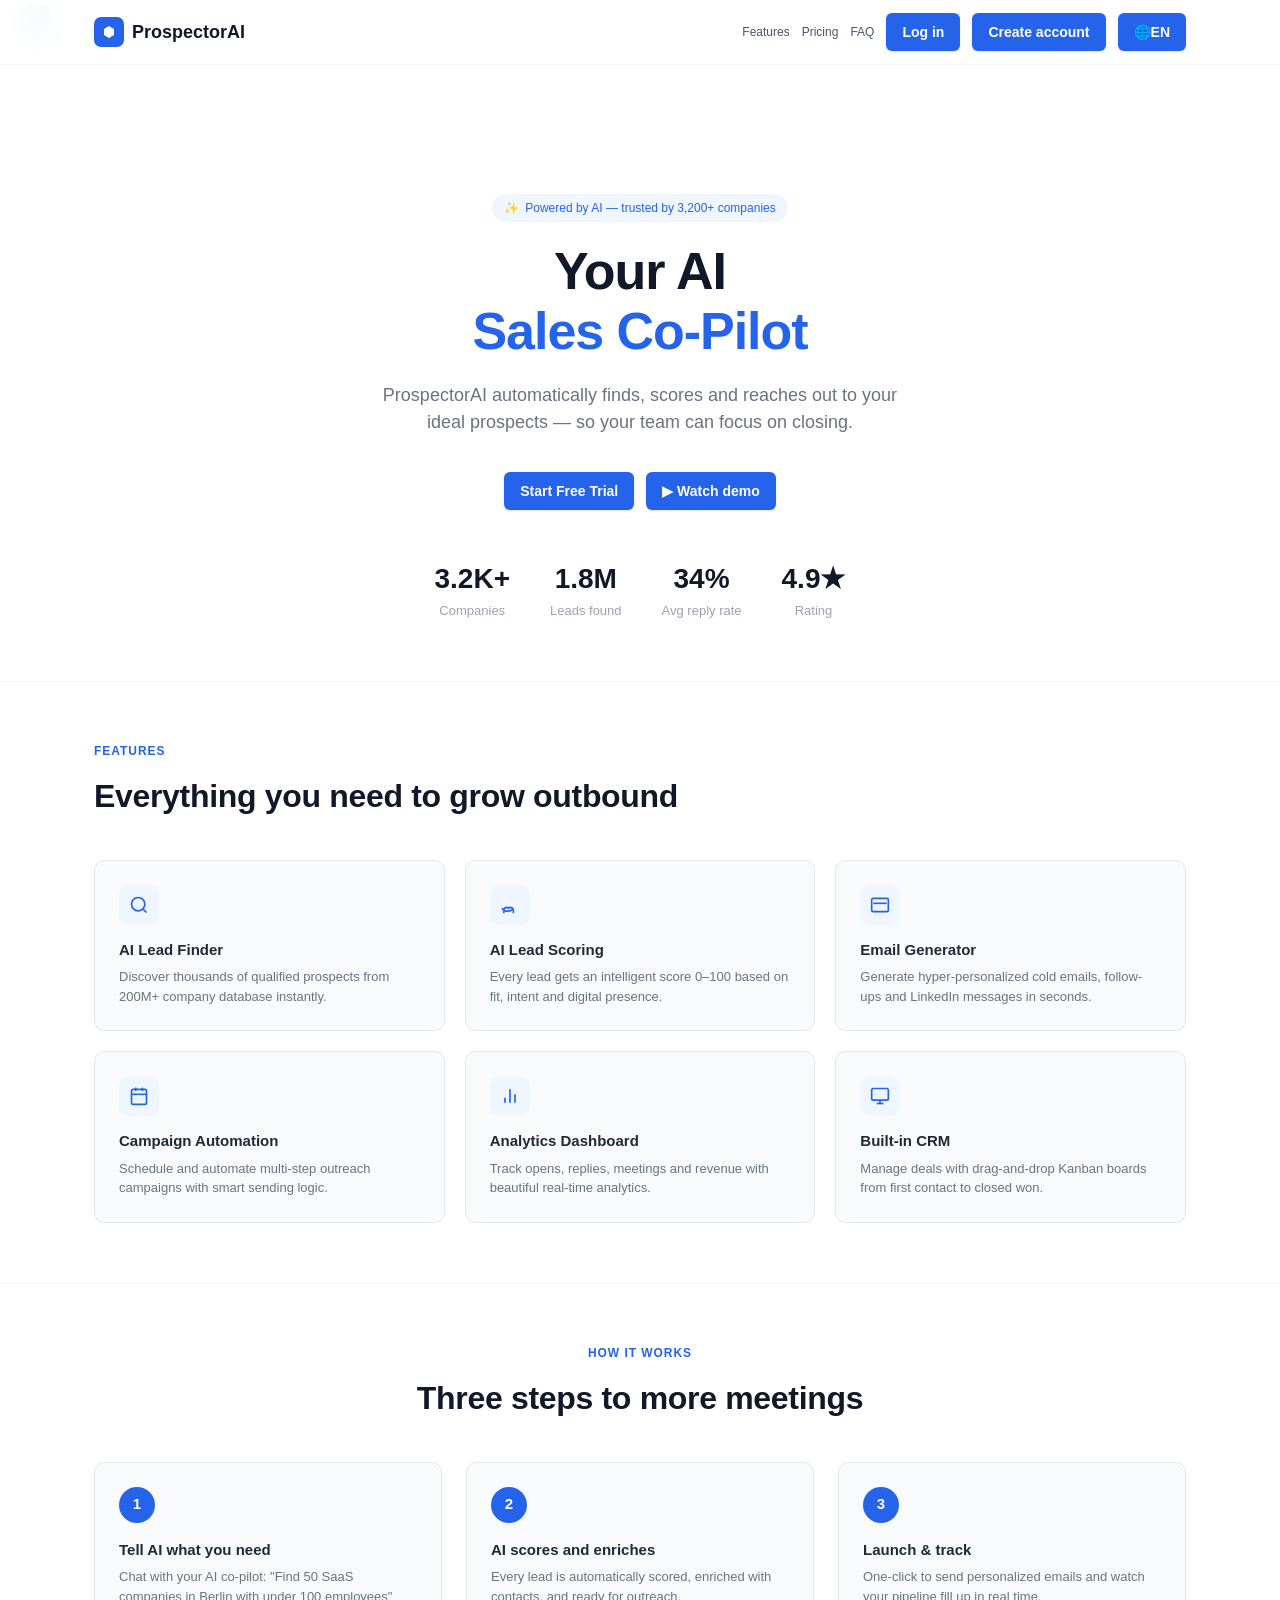
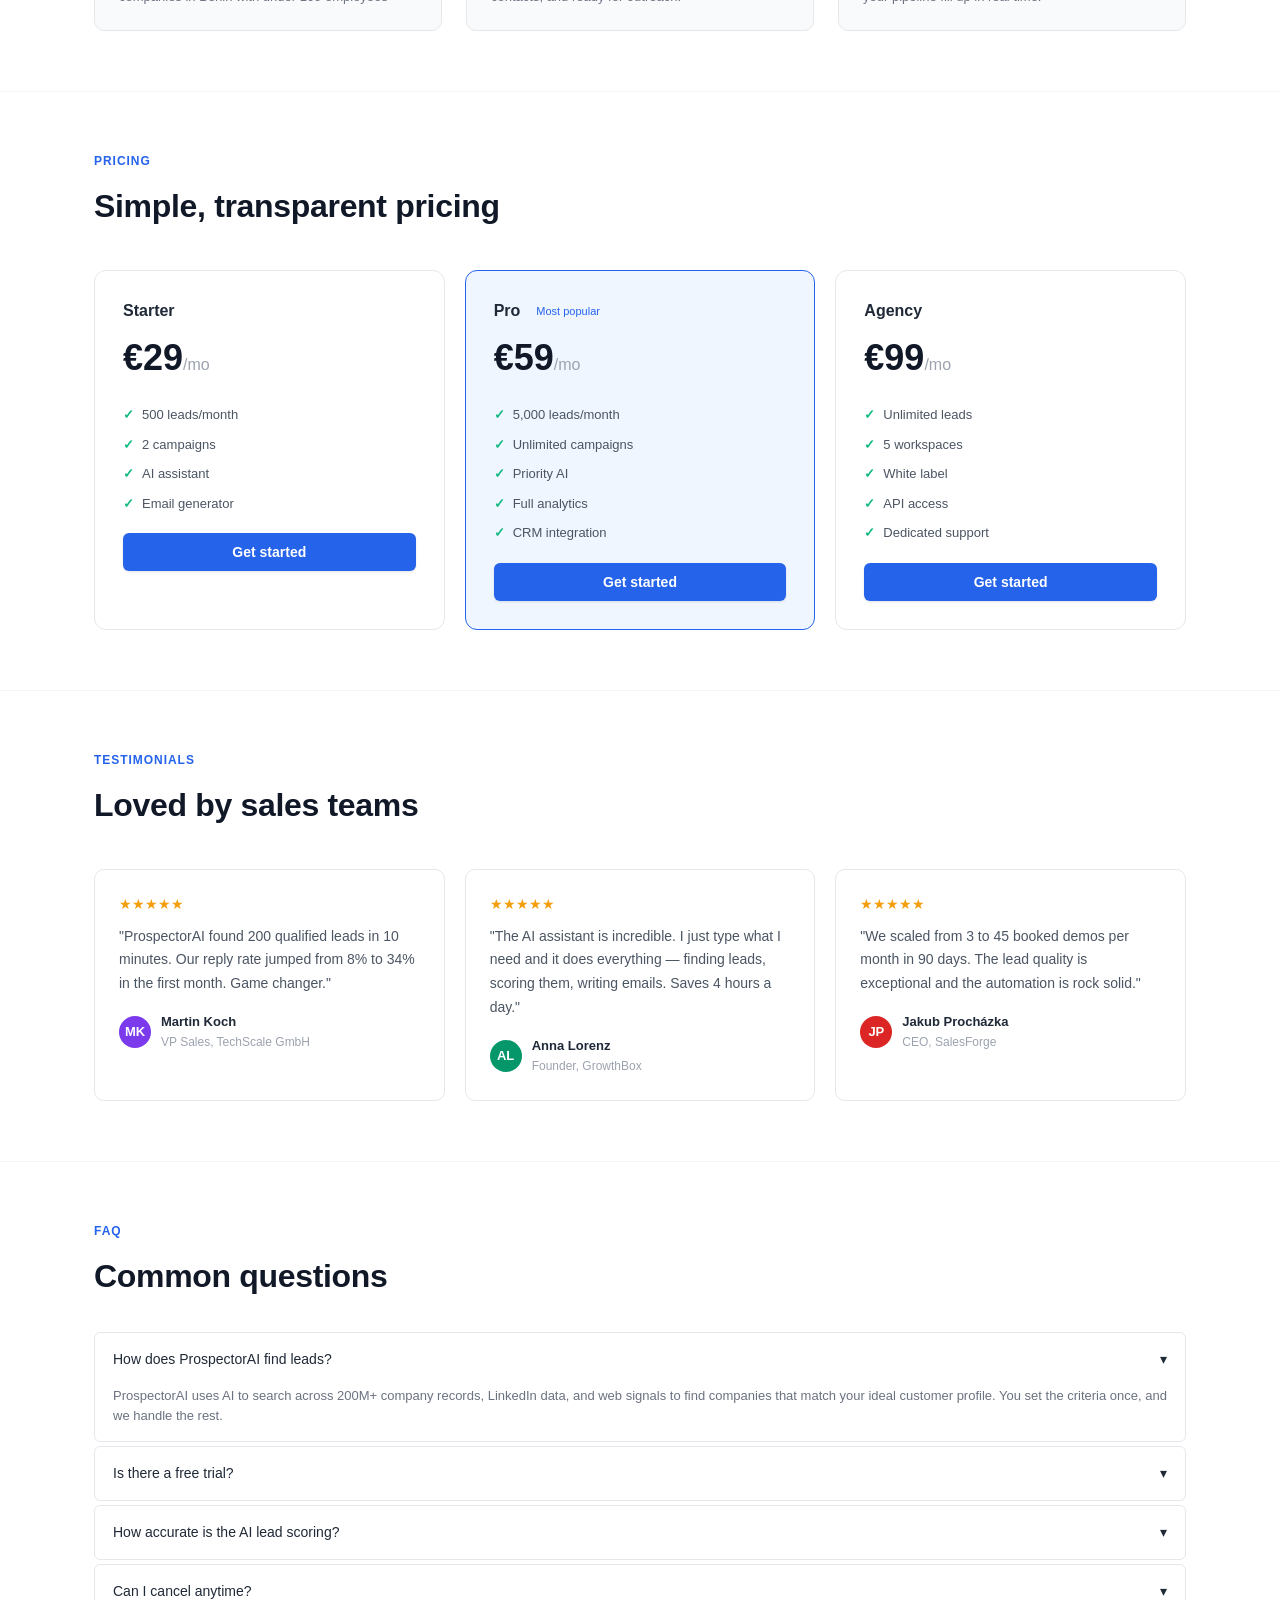
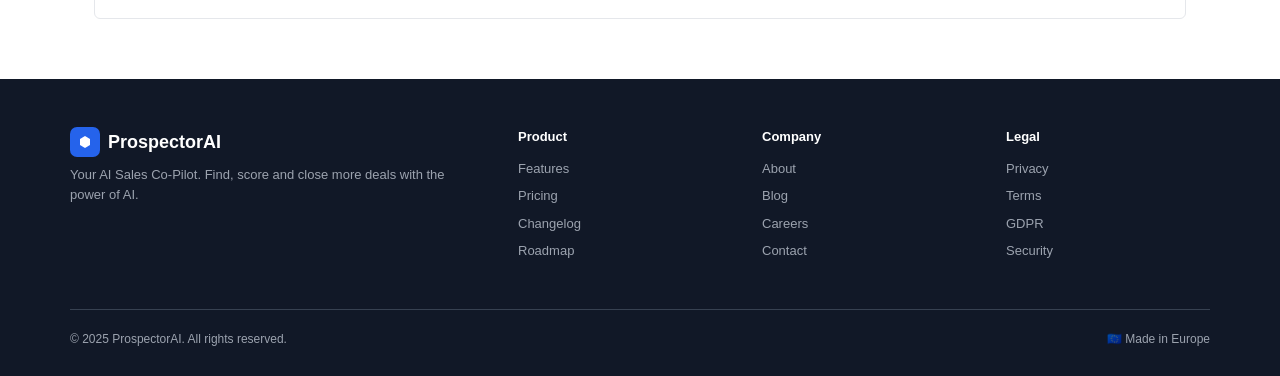
<file: index.html>
<!DOCTYPE html>
<html lang="ru">
<head>
  <meta charset="UTF-8">
  <title>ProspectorAI</title>
  

  <link rel="stylesheet" href="css/style.css"> 
  <link rel="icon" type="image/png" href="logo.png">
</head>
<body>

  <a href="index.html" class="logo">
    <img src="logo.png" alt="ProspectorAI" style="max-height: 50px;">
  </a>

</body>
</html>
  
<!-- ============================================================ LANDING PAGE ============================================================ -->
<div id="page-landing">
  <nav class="landing-nav">
    <div class="landing-nav-inner">
      <div class="logo" onclick="showPage('landing')">
        <div class="logo-mark"><svg width="16" height="16" viewBox="0 0 16 16" fill="none"><path d="M8 2L13 5V11L8 14L3 11V5L8 2Z" fill="white"/><path d="M8 6L10.5 7.5V10.5L8 12L5.5 10.5V7.5L8 6Z" fill="white"/></svg></div>
        ProspectorAI
      </div>
      <div class="flex gap-3 items-center">
        <a href="#" class="text-sm font-medium" style="color:var(--gray-600)" onclick="scrollToSection('features'); return false;" data-i18n="nav_features">Features</a>
        <a href="#" class="text-sm font-medium" style="color:var(--gray-600)" onclick="scrollToSection('pricing'); return false;" data-i18n="nav_pricing">Pricing</a>
        <a href="#" class="text-sm font-medium" style="color:var(--gray-600)" onclick="scrollToSection('faq'); return false;" data-i18n="nav_faq">FAQ</a>
        <button class="btn" onclick="goToLogin()" data-i18n="nav_login">Log in</button>
        <button class="btn" onclick="goToRegister()" data-i18n="nav_register">Create account</button>
        <div class="dropdown">
          <button class="btn btn-secondary btn-sm" onclick="toggleDropdown('lang-dd')">🌐 <span id="lang-label">EN</span></button>
          <div class="dropdown-menu" id="lang-dd">
            <div class="dropdown-item" onclick="setLang('en')">🇬🇧 English</div>
            <div class="dropdown-item" onclick="setLang('ru')">🇷🇺 Русский</div>
          </div>
        </div>
      </div>
    </div>
  </nav>
  <div class="landing-sections">
    <!-- HERO -->
    <div class="hero">
      <div class="hero-badge">✨ <span data-i18n="hero_badge">Powered by AI — trusted by 3,200+ companies</span></div>
      <h1 data-i18n="hero_h1">Your AI<br><span>Sales Co-Pilot</span></h1>
      <p data-i18n="hero_sub">ProspectorAI automatically finds, scores and reaches out to your ideal prospects — so your team can focus on closing.</p>
      <div class="hero-actions">
        <button class="btn btn-primary" onclick="goToRegister()" data-i18n="hero_cta">Start Free Trial</button>
        <button class="btn btn-secondary btn-lg" onclick="showDemoModal()" data-i18n="hero_demo">▶ Watch demo</button>
      </div>
      <div class="hero-stats">
        <div class="hero-stat"><strong>3.2K+</strong><span data-i18n="stat_companies">Companies</span></div>
        <div class="hero-stat"><strong>1.8M</strong><span data-i18n="stat_leads">Leads found</span></div>
        <div class="hero-stat"><strong>34%</strong><span data-i18n="stat_reply">Avg reply rate</span></div>
        <div class="hero-stat"><strong>4.9★</strong><span data-i18n="stat_rating">Rating</span></div>
      </div>
    </div>
    <div id="page-login" class="page">
    <div class="auth-container">
        <h2 data-i18n="login_title">Log in</h2>

        <input type="email" placeholder="Email">
        <input type="password" data-i18n-placeholder="password_placeholder" placeholder="Password">

        <button class="btn btn-primary" data-i18n="login_btn">
            Log in
        </button>

        <p onclick="goToRegister()" data-i18n="login_no_account">
            Don't have an account? Register
        </p>
    </div>
</div>


<div id="page-register" class="page">
    <div class="auth-container">
        <h2 data-i18n="register_title">Create account</h2>

        <input type="email" placeholder="Email">
        <input type="password" data-i18n-placeholder="password_placeholder" placeholder="Password">

        <button class="btn btn-primary" data-i18n="register_btn">
            Create account
        </button>

        <p onclick="goToLogin()" data-i18n="register_have_account">
            Already have an account? Login
        </p>
    </div>
</div>
    <hr class="section-divider">
    <!-- FEATURES -->
    <div id="features" class="landing-section">
      <div class="section-label" data-i18n="features_label">Features</div>
      <div class="section-title" data-i18n="features_title">Everything you need to grow outbound</div>
      <div class="features-grid">
        <div class="feature-card">
          <div class="feature-icon"><svg width="20" height="20" viewBox="0 0 24 24" fill="none" stroke="currentColor" stroke-width="2"><circle cx="11" cy="11" r="8"/><path d="m21 21-4.35-4.35"/></svg></div>
          <h3 data-i18n="f1_title">AI Lead Finder</h3>
          <p data-i18n="f1_desc">Discover thousands of qualified prospects from 200M+ company database instantly.</p>
        </div>
        <div class="feature-card">
          <div class="feature-icon"><svg width="20" height="20" viewBox="0 0 24 24" fill="none" stroke="currentColor" stroke-width="2"><path d="M9 19c-5 1.5-5-2.5-7-3m14 6v-3.87a3.37 3.37 0 0 0-5.7-2.26 3.37 3.37 0 0 0-5.7 2.26v3.87M9 19c5 1.5 5-2.5 7-3"/></svg></div>
          <h3 data-i18n="f2_title">AI Lead Scoring</h3>
          <p data-i18n="f2_desc">Every lead gets an intelligent score 0–100 based on fit, intent and digital presence.</p>
        </div>
        <div class="feature-card">
          <div class="feature-icon"><svg width="20" height="20" viewBox="0 0 24 24" fill="none" stroke="currentColor" stroke-width="2"><path d="M4 4h16c1.1 0 2 .9 2 2v12c0 1.1-.9 2-2 2H4c-1.1 0-2-.9-2-2V6c0-1.1.9-2 2-2z"/><line x1="4" y1="10" x2="20" y2="10"/></svg></div>
          <h3 data-i18n="f3_title">Email Generator</h3>
          <p data-i18n="f3_desc">Generate hyper-personalized cold emails, follow-ups and LinkedIn messages in seconds.</p>
        </div>
        <div class="feature-card">
          <div class="feature-icon"><svg width="20" height="20" viewBox="0 0 24 24" fill="none" stroke="currentColor" stroke-width="2"><rect x="3" y="4" width="18" height="18" rx="2" ry="2"/><line x1="16" y1="2" x2="16" y2="6"/><line x1="8" y1="2" x2="8" y2="6"/><line x1="3" y1="10" x2="21" y2="10"/></svg></div>
          <h3 data-i18n="f4_title">Campaign Automation</h3>
          <p data-i18n="f4_desc">Schedule and automate multi-step outreach campaigns with smart sending logic.</p>
        </div>
        <div class="feature-card">
          <div class="feature-icon"><svg width="20" height="20" viewBox="0 0 24 24" fill="none" stroke="currentColor" stroke-width="2"><line x1="18" y1="20" x2="18" y2="10"/><line x1="12" y1="20" x2="12" y2="4"/><line x1="6" y1="20" x2="6" y2="14"/></svg></div>
          <h3 data-i18n="f5_title">Analytics Dashboard</h3>
          <p data-i18n="f5_desc">Track opens, replies, meetings and revenue with beautiful real-time analytics.</p>
        </div>
        <div class="feature-card">
          <div class="feature-icon"><svg width="20" height="20" viewBox="0 0 24 24" fill="none" stroke="currentColor" stroke-width="2"><rect x="2" y="3" width="20" height="14" rx="2"/><line x1="8" y1="21" x2="16" y2="21"/><line x1="12" y1="17" x2="12" y2="21"/></svg></div>
          <h3 data-i18n="f6_title">Built-in CRM</h3>
          <p data-i18n="f6_desc">Manage deals with drag-and-drop Kanban boards from first contact to closed won.</p>
        </div>
      </div>
    </div>
    <hr class="section-divider">
    <!-- HOW IT WORKS -->
    <div class="landing-section" style="text-align:center">
      <div class="section-label" data-i18n="how_label">How it works</div>
      <div class="section-title" data-i18n="how_title">Three steps to more meetings</div>
      <div style="display:grid;grid-template-columns:repeat(3,1fr);gap:24px;margin-top:40px;text-align:left">
        <div style="padding:24px;background:var(--gray-50);border-radius:var(--radius);border:1px solid var(--gray-200)">
          <div style="width:36px;height:36px;background:var(--blue);color:white;border-radius:50%;display:flex;align-items:center;justify-content:center;font-weight:700;font-size:15px;margin-bottom:16px">1</div>
          <h3 style="font-size:15px;font-weight:600;margin-bottom:6px" data-i18n="how1_title">Tell AI what you need</h3>
          <p style="font-size:13px;color:var(--gray-500)" data-i18n="how1_desc">Chat with your AI co-pilot: "Find 50 SaaS companies in Berlin with under 100 employees"</p>
        </div>
        <div style="padding:24px;background:var(--gray-50);border-radius:var(--radius);border:1px solid var(--gray-200)">
          <div style="width:36px;height:36px;background:var(--blue);color:white;border-radius:50%;display:flex;align-items:center;justify-content:center;font-weight:700;font-size:15px;margin-bottom:16px">2</div>
          <h3 style="font-size:15px;font-weight:600;margin-bottom:6px" data-i18n="how2_title">AI scores and enriches</h3>
          <p style="font-size:13px;color:var(--gray-500)" data-i18n="how2_desc">Every lead is automatically scored, enriched with contacts, and ready for outreach.</p>
        </div>
        <div style="padding:24px;background:var(--gray-50);border-radius:var(--radius);border:1px solid var(--gray-200)">
          <div style="width:36px;height:36px;background:var(--blue);color:white;border-radius:50%;display:flex;align-items:center;justify-content:center;font-weight:700;font-size:15px;margin-bottom:16px">3</div>
          <h3 style="font-size:15px;font-weight:600;margin-bottom:6px" data-i18n="how3_title">Launch &amp; track</h3>
          <p style="font-size:13px;color:var(--gray-500)" data-i18n="how3_desc">One-click to send personalized emails and watch your pipeline fill up in real time.</p>
        </div>
      </div>
    </div>
    <hr class="section-divider">
    <!-- PRICING -->
    <div id="pricing" class="landing-section">
      <div class="section-label" data-i18n="pricing_label">Pricing</div>
      <div class="section-title" data-i18n="pricing_title">Simple, transparent pricing</div>
      <div class="pricing-grid">
        <div class="pricing-card">
          <div class="font-semibold text-lg" data-i18n="plan_starter">Starter</div>
          <div class="price mt-2">€29<span>/mo</span></div>
          <ul class="pricing-features">
            <li data-i18n="s_f1">500 leads/month</li>
            <li data-i18n="s_f2">2 campaigns</li>
            <li data-i18n="s_f3">AI assistant</li>
            <li data-i18n="s_f4">Email generator</li>
          </ul>
          <button class="btn btn-secondary w-full" onclick="goToRegister()" data-i18n="plan_cta">Get started</button>
        </div>
        <div class="pricing-card featured">
          <div style="display:flex;align-items:center;gap:8px">
            <div class="font-semibold text-lg" data-i18n="plan_pro">Pro</div>
            <span class="badge badge-blue" data-i18n="most_popular">Most popular</span>
          </div>
          <div class="price mt-2">€59<span>/mo</span></div>
          <ul class="pricing-features">
            <li data-i18n="p_f1">5,000 leads/month</li>
            <li data-i18n="p_f2">Unlimited campaigns</li>
            <li data-i18n="p_f3">Priority AI</li>
            <li data-i18n="p_f4">Full analytics</li>
            <li data-i18n="p_f5">CRM integration</li>
          </ul>
          <button class="btn btn-primary w-full" onclick="goToRegister()" data-i18n="plan_cta">Get started</button>
        </div>
        <div class="pricing-card">
          <div class="font-semibold text-lg" data-i18n="plan_agency">Agency</div>
          <div class="price mt-2">€99<span>/mo</span></div>
          <ul class="pricing-features">
            <li data-i18n="a_f1">Unlimited leads</li>
            <li data-i18n="a_f2">5 workspaces</li>
            <li data-i18n="a_f3">White label</li>
            <li data-i18n="a_f4">API access</li>
            <li data-i18n="a_f5">Dedicated support</li>
          </ul>
          <button class="btn btn-secondary w-full" onclick="goToRegister()" data-i18n="plan_cta">Get started</button>
        </div>
      </div>
    </div>
    <hr class="section-divider">
    <!-- TESTIMONIALS -->
    <div class="landing-section">
      <div class="section-label" data-i18n="testimonials_label">Testimonials</div>
      <div class="section-title" data-i18n="testimonials_title">Loved by sales teams</div>
      <div class="testimonials-grid">
        <div class="testimonial">
          <div style="color:var(--yellow);font-size:14px;margin-bottom:10px">★★★★★</div>
          <p data-i18n="t1_text">"ProspectorAI found 200 qualified leads in 10 minutes. Our reply rate jumped from 8% to 34% in the first month. Game changer."</p>
          <div class="testimonial-author">
            <div class="avatar" style="background:#7C3AED">MK</div>
            <div><strong>Martin Koch</strong><span data-i18n="t1_role">VP Sales, TechScale GmbH</span></div>
          </div>
        </div>
        <div class="testimonial">
          <div style="color:var(--yellow);font-size:14px;margin-bottom:10px">★★★★★</div>
          <p data-i18n="t2_text">"The AI assistant is incredible. I just type what I need and it does everything — finding leads, scoring them, writing emails. Saves 4 hours a day."</p>
          <div class="testimonial-author">
            <div class="avatar" style="background:#059669">AL</div>
            <div><strong>Anna Lorenz</strong><span data-i18n="t2_role">Founder, GrowthBox</span></div>
          </div>
        </div>
        <div class="testimonial">
          <div style="color:var(--yellow);font-size:14px;margin-bottom:10px">★★★★★</div>
          <p data-i18n="t3_text">"We scaled from 3 to 45 booked demos per month in 90 days. The lead quality is exceptional and the automation is rock solid."</p>
          <div class="testimonial-author">
            <div class="avatar" style="background:#DC2626">JP</div>
            <div><strong>Jakub Procházka</strong><span data-i18n="t3_role">CEO, SalesForge</span></div>
          </div>
        </div>
      </div>
    </div>
    <hr class="section-divider">
    <!-- FAQ -->
    <div id="faq" class="landing-section">
      <div class="section-label" data-i18n="faq_label">FAQ</div>
      <div class="section-title" data-i18n="faq_title">Common questions</div>
      <div class="faq-list">
        <div class="faq-item open">
          <div class="faq-q" onclick="toggleFaq(this)"><span data-i18n="faq1_q">How does ProspectorAI find leads?</span><span>▾</span></div>
          <div class="faq-a" data-i18n="faq1_a">ProspectorAI uses AI to search across 200M+ company records, LinkedIn data, and web signals to find companies that match your ideal customer profile. You set the criteria once, and we handle the rest.</div>
        </div>
        <div class="faq-item">
          <div class="faq-q" onclick="toggleFaq(this)"><span data-i18n="faq2_q">Is there a free trial?</span><span>▾</span></div>
          <div class="faq-a" data-i18n="faq2_a">Yes! Every new account gets a 14-day free trial with full access to all Pro features. No credit card required.</div>
        </div>
        <div class="faq-item">
          <div class="faq-q" onclick="toggleFaq(this)"><span data-i18n="faq3_q">How accurate is the AI lead scoring?</span><span>▾</span></div>
          <div class="faq-a" data-i18n="faq3_a">Our AI scoring model is trained on millions of sales outcomes and achieves 89% accuracy in predicting which leads will convert. Scores consider website activity, company signals, and market data.</div>
        </div>
        <div class="faq-item">
          <div class="faq-q" onclick="toggleFaq(this)"><span data-i18n="faq4_q">Can I cancel anytime?</span><span>▾</span></div>
          <div class="faq-a" data-i18n="faq4_a">Absolutely. No contracts, no cancellation fees. Cancel anytime directly from your billing settings.</div>
        </div>
      </div>
    </div>
    <!-- FOOTER -->
    <footer class="landing-footer">
      <div class="footer-inner">
        <div class="footer-grid">
          <div class="footer-brand">
            <div class="logo" style="color:white"><div class="logo-mark"><svg width="16" height="16" viewBox="0 0 16 16" fill="none"><path d="M8 2L13 5V11L8 14L3 11V5L8 2Z" fill="white"/></svg></div>ProspectorAI</div>
            <p data-i18n="footer_brand_desc">Your AI Sales Co-Pilot. Find, score and close more deals with the power of AI.</p>
          </div>
          <div class="footer-col">
            <h4 data-i18n="footer_product">Product</h4>
            <a onclick="scrollToSection('features')" data-i18n="nav_features">Features</a><a onclick="scrollToSection('pricing')" data-i18n="nav_pricing">Pricing</a><a data-i18n="footer_changelog">Changelog</a><a data-i18n="footer_roadmap">Roadmap</a>
          </div>
          <div class="footer-col">
            <h4 data-i18n="footer_company">Company</h4>
            <a data-i18n="footer_about">About</a><a data-i18n="footer_blog">Blog</a><a data-i18n="footer_careers">Careers</a><a data-i18n="footer_contact">Contact</a>
          </div>
          <div class="footer-col">
            <h4 data-i18n="footer_legal">Legal</h4>
            <a data-i18n="footer_privacy">Privacy</a><a data-i18n="footer_terms">Terms</a><a>GDPR</a><a data-i18n="footer_security">Security</a>
          </div>
        </div>
        <div class="footer-bottom">
          <span data-i18n="footer_copy">© 2025 ProspectorAI. All rights reserved.</span>
          <span data-i18n="footer_made">🇪🇺 Made in Europe</span>
        </div>
      </div>
    </footer>
  </div>
</div>

<!-- ============================================================ AUTH PAGES ============================================================ -->
<div id="page-login" class="auth-page hidden">
  <div class="auth-card">
    <div class="auth-logo"><div class="logo" onclick="showPage('landing')"><div class="logo-mark"><svg width="16" height="16" viewBox="0 0 16 16" fill="none"><path d="M8 2L13 5V11L8 14L3 11V5L8 2Z" fill="white"/></svg></div></div></div>
    <div class="auth-title" data-i18n="login_title">Welcome back</div>
    <div class="auth-sub" data-i18n="login_sub">Sign in to your account</div>
    <div class="form-group">
      <label class="label" data-i18n="label_email">Email</label>
      <input type="email" class="input" data-i18n-placeholder="email_placeholder" placeholder="you@company.com" id="login-email" value="demo@ProspectorAI.io">
    </div>
    <div class="form-group">
      <div style="display:flex;justify-content:space-between;margin-bottom:5px">
        <label class="label" style="margin:0" data-i18n="label_password">Password</label>
        <a style="font-size:12px;color:var(--blue);cursor:pointer" onclick="showPage('forgot')" data-i18n="forgot_link">Forgot password?</a>
      </div>
      <input type="password" class="input" data-i18n-placeholder="password_placeholder" placeholder="••••••••" id="login-pass" value="demo1234">
    </div>
    <button class="btn btn-primary w-full" onclick="goToDashboard()" data-i18n="login_btn">Sign in</button>
    <div class="auth-divider"><span data-i18n="or_continue">or continue with</span></div>
    <div class="auth-social">
      <div class="social-btn" onclick="goToDashboard()"><svg width="16" height="16" viewBox="0 0 24 24"><path fill="#4285F4" d="M22.56 12.25c0-.78-.07-1.53-.2-2.25H12v4.26h5.92c-.26 1.37-1.04 2.53-2.21 3.31v2.77h3.57c2.08-1.92 3.28-4.74 3.28-8.09z"/></svg></div>
      <div class="social-btn" onclick="goToDashboard()"><svg width="16" height="16" viewBox="0 0 24 24" fill="#0077B5"><path d="M20.447 20.452h-3.554v-5.569c0-1.328-.027-3.037-1.852-3.037-1.853 0-2.136 1.445-2.136 2.939v5.667H9.351V9h3.414v1.561h.046c.477-.9 1.637-1.85 3.37-1.85 3.601 0 4.267 2.37 4.267 5.455v6.286zM5.337 7.433c-1.144 0-2.063-.926-2.063-2.065 0-1.138.92-2.063 2.063-2.063 1.14 0 2.064.925 2.064 2.063 0 1.139-.925 2.065-2.064 2.065zm1.782 13.019H3.555v-11h3.564v11zM22.225 0H1.771C.792 0 0 .774 0 1.729v20.542C0 23.227.792 24 1.771 24h20.451C23.2 24 24 23.227 24 22.271V1.729C24 .774 23.2 0 22.222 0h.003z"/></svg></div>
    </div>
    <div class="auth-link" data-i18n="no_account">Don't have an account? <a onclick="showPage('register')" style="color:var(--blue);cursor:pointer" data-i18n="register_link">Sign up</a></div>
    <div class="auth-link" style="margin-top:8px;font-size:11px;color:var(--gray-400)" data-i18n="demo_hint">Demo: demo@ProspectorAI.io / demo1234</div>
  </div>
</div>

<div id="page-register" class="auth-page hidden">
  <div class="auth-card">
    <div class="auth-logo"><div class="logo" onclick="showPage('landing')"><div class="logo-mark"><svg width="16" height="16" viewBox="0 0 16 16" fill="none"><path d="M8 2L13 5V11L8 14L3 11V5L8 2Z" fill="white"/></svg></div></div></div>
    <div class="auth-title" data-i18n="register_title">Create your account</div>
    <div class="auth-sub" data-i18n="register_sub">14-day free trial, no credit card required</div>
    <div class="grid-2">
      <div class="form-group"><label class="label" data-i18n="label_first_name">First name</label><input type="text" class="input" data-i18n-placeholder="first_name_placeholder" placeholder="John" value="Alex"></div>
      <div class="form-group"><label class="label" data-i18n="label_last_name">Last name</label><input type="text" class="input" data-i18n-placeholder="last_name_placeholder" placeholder="Smith" value="Johnson"></div>
    </div>
    <div class="form-group"><label class="label" data-i18n="label_work_email">Work email</label><input type="email" class="input" data-i18n-placeholder="email_placeholder" placeholder="you@company.com" value="alex@company.com"></div>
    <div class="form-group"><label class="label" data-i18n="label_company">Company</label><input type="text" class="input" data-i18n-placeholder="company_placeholder" placeholder="Acme Inc." value="Acme Inc."></div>
    <div class="form-group"><label class="label" data-i18n="label_password">Password</label><input type="password" class="input" data-i18n-placeholder="min_password_placeholder" placeholder="Min. 8 characters" value="demo1234"></div>
    <button class="btn btn-primary w-full" onclick="goToDashboard()" data-i18n="register_btn">Create account</button>
    <div class="auth-link" data-i18n="have_account">Already have an account? <a onclick="showPage('login')" style="color:var(--blue);cursor:pointer" data-i18n="login_link">Sign in</a></div>
    <div style="font-size:11px;color:var(--gray-400);text-align:center;margin-top:12px" data-i18n="register_terms">By creating an account you agree to our <a style="color:var(--blue);cursor:pointer" data-i18n="terms_link">Terms</a> and <a style="color:var(--blue);cursor:pointer" data-i18n="privacy_link">Privacy</a></div>
  </div>
</div>

<div id="page-forgot" class="auth-page hidden">
  <div class="auth-card">
    <div class="auth-logo"><div class="logo" onclick="showPage('landing')"><div class="logo-mark"><svg width="16" height="16" viewBox="0 0 16 16" fill="none"><path d="M8 2L13 5V11L8 14L3 11V5L8 2Z" fill="white"/></svg></div></div></div>
    <div class="auth-title" data-i18n="forgot_title">Reset password</div>
    <div class="auth-sub" data-i18n="forgot_sub">Enter your email and we'll send you a reset link.</div>
    <div class="form-group"><label class="label" data-i18n="label_email">Email</label><input type="email" class="input" data-i18n-placeholder="email_placeholder" placeholder="you@company.com"></div>
    <button class="btn btn-primary w-full" onclick="showPage('landing'); showToast('Reset link sent! Check your inbox.', 'success')" data-i18n="forgot_btn">Send reset link</button>
    <div class="auth-link"><a onclick="showPage('login')" style="color:var(--blue);cursor:pointer" data-i18n="back_to_login">← Back to sign in</a></div>
  </div>
</div>

<!-- ============================================================ MODALS & TOASTS ============================================================ -->
<div id="modal-container"></div>
<div class="toast-container" id="toast-container"></div>

<script src="js/app.js"></script>

<!-- ============================================================
     I18N — Language Switcher
     Hooks into the existing setLang() function.
     Saves choice to localStorage. Applies on every page load.
     ============================================================ -->
<script>
(function () {

  /* ── 1. Translation dictionaries ─────────────────────────── */
  var TRANSLATIONS = {

    en: {
      /* Nav */
      nav_features:   'Features',
      nav_pricing:    'Pricing',
      nav_faq:        'FAQ',
      nav_login:      'Log in',
      nav_register:   'Create account',

      /* Hero */
      hero_badge:     'Powered by AI — trusted by 3,200+ companies',
      hero_h1:        'Your AI<br><span>Sales Co-Pilot</span>',
      hero_sub:       'ProspectorAI automatically finds, scores and reaches out to your ideal prospects — so your team can focus on closing.',
      hero_cta:       'Start Free Trial',
      hero_demo:      '▶ Watch demo',

      /* Stats */
      stat_companies: 'Companies',
      stat_leads:     'Leads found',
      stat_reply:     'Avg reply rate',
      stat_rating:    'Rating',

      /* Inline auth forms */
      login_title:    'Log in',
      login_btn:      'Log in',
      login_no_account: "Don't have an account? Register",
      register_title: 'Create account',
      register_btn:   'Create account',
      register_have_account: 'Already have an account? Login',
      password_placeholder: 'Password',

      /* Features section */
      features_label: 'Features',
      features_title: 'Everything you need to grow outbound',
      f1_title: 'AI Lead Finder',
      f1_desc:  'Discover thousands of qualified prospects from 200M+ company database instantly.',
      f2_title: 'AI Lead Scoring',
      f2_desc:  'Every lead gets an intelligent score 0–100 based on fit, intent and digital presence.',
      f3_title: 'Email Generator',
      f3_desc:  'Generate hyper-personalized cold emails, follow-ups and LinkedIn messages in seconds.',
      f4_title: 'Campaign Automation',
      f4_desc:  'Schedule and automate multi-step outreach campaigns with smart sending logic.',
      f5_title: 'Analytics Dashboard',
      f5_desc:  'Track opens, replies, meetings and revenue with beautiful real-time analytics.',
      f6_title: 'Built-in CRM',
      f6_desc:  'Manage deals with drag-and-drop Kanban boards from first contact to closed won.',

      /* How it works */
      how_label:  'How it works',
      how_title:  'Three steps to more meetings',
      how1_title: 'Tell AI what you need',
      how1_desc:  'Chat with your AI co-pilot: "Find 50 SaaS companies in Berlin with under 100 employees"',
      how2_title: 'AI scores and enriches',
      how2_desc:  'Every lead is automatically scored, enriched with contacts, and ready for outreach.',
      how3_title: 'Launch & track',
      how3_desc:  'One-click to send personalized emails and watch your pipeline fill up in real time.',

      /* Pricing */
      pricing_label:  'Pricing',
      pricing_title:  'Simple, transparent pricing',
      plan_starter:   'Starter',
      plan_pro:       'Pro',
      plan_agency:    'Agency',
      plan_cta:       'Get started',
      most_popular:   'Most popular',
      s_f1: '500 leads/month',
      s_f2: '2 campaigns',
      s_f3: 'AI assistant',
      s_f4: 'Email generator',
      p_f1: '5,000 leads/month',
      p_f2: 'Unlimited campaigns',
      p_f3: 'Priority AI',
      p_f4: 'Full analytics',
      p_f5: 'CRM integration',
      a_f1: 'Unlimited leads',
      a_f2: '5 workspaces',
      a_f3: 'White label',
      a_f4: 'API access',
      a_f5: 'Dedicated support',

      /* Testimonials */
      testimonials_label: 'Testimonials',
      testimonials_title: 'Loved by sales teams',
      t1_text: '"ProspectorAI found 200 qualified leads in 10 minutes. Our reply rate jumped from 8% to 34% in the first month. Game changer."',
      t1_role: 'VP Sales, TechScale GmbH',
      t2_text: '"The AI assistant is incredible. I just type what I need and it does everything — finding leads, scoring them, writing emails. Saves 4 hours a day."',
      t2_role: 'Founder, GrowthBox',
      t3_text: '"We scaled from 3 to 45 booked demos per month in 90 days. The lead quality is exceptional and the automation is rock solid."',
      t3_role: 'CEO, SalesForge',

      /* FAQ */
      faq_label: 'FAQ',
      faq_title: 'Common questions',
      faq1_q: 'How does ProspectorAI find leads?',
      faq1_a: 'ProspectorAI uses AI to search across 200M+ company records, LinkedIn data, and web signals to find companies that match your ideal customer profile. You set the criteria once, and we handle the rest.',
      faq2_q: 'Is there a free trial?',
      faq2_a: 'Yes! Every new account gets a 14-day free trial with full access to all Pro features. No credit card required.',
      faq3_q: 'How accurate is the AI lead scoring?',
      faq3_a: 'Our AI scoring model is trained on millions of sales outcomes and achieves 89% accuracy in predicting which leads will convert. Scores consider website activity, company signals, and market data.',
      faq4_q: 'Can I cancel anytime?',
      faq4_a: 'Absolutely. No contracts, no cancellation fees. Cancel anytime directly from your billing settings.',

      /* Footer */
      footer_brand_desc: 'Your AI Sales Co-Pilot. Find, score and close more deals with the power of AI.',
      footer_product:   'Product',
      footer_changelog: 'Changelog',
      footer_roadmap:   'Roadmap',
      footer_company:   'Company',
      footer_about:     'About',
      footer_blog:      'Blog',
      footer_careers:   'Careers',
      footer_contact:   'Contact',
      footer_legal:     'Legal',
      footer_privacy:   'Privacy',
      footer_terms:     'Terms',
      footer_security:  'Security',
      footer_copy:      '© 2025 ProspectorAI. All rights reserved.',
      footer_made:      '🇪🇺 Made in Europe',

      /* Auth pages (full) */
      login_sub:   'Sign in to your account',
      label_email: 'Email',
      label_password: 'Password',
      label_work_email: 'Work email',
      label_first_name: 'First name',
      label_last_name:  'Last name',
      label_company:    'Company',
      forgot_link:  'Forgot password?',
      login_btn:    'Sign in',
      or_continue:  'or continue with',
      no_account:   "Don't have an account?",
      register_link:'Sign up',
      demo_hint:    'Demo: demo@ProspectorAI.io / demo1234',
      register_sub: '14-day free trial, no credit card required',
      min_password_placeholder: 'Min. 8 characters',
      first_name_placeholder: 'John',
      last_name_placeholder:  'Smith',
      email_placeholder:      'you@company.com',
      company_placeholder:    'Acme Inc.',
      have_account:  'Already have an account?',
      login_link:    'Sign in',
      register_terms:'By creating an account you agree to our',
      terms_link:    'Terms',
      privacy_link:  'Privacy',
      forgot_title:  'Reset password',
      forgot_sub:    "Enter your email and we'll send you a reset link.",
      forgot_btn:    'Send reset link',
      back_to_login: '← Back to sign in',
    },

    ru: {
      /* Nav */
      nav_features:   'Возможности',
      nav_pricing:    'Цены',
      nav_faq:        'FAQ',
      nav_login:      'Войти',
      nav_register:   'Создать аккаунт',

      /* Hero */
      hero_badge:     'На базе ИИ — доверяют 3 200+ компаний',
      hero_h1:        'Ваш ИИ<br><span>Помощник по продажам</span>',
      hero_sub:       'ProspectorAI автоматически находит, оценивает и связывается с вашими идеальными клиентами — чтобы ваша команда сосредоточилась на закрытии сделок.',
      hero_cta:       'Начать бесплатно',
      hero_demo:      '▶ Смотреть демо',

      /* Stats */
      stat_companies: 'Компании',
      stat_leads:     'Найдено лидов',
      stat_reply:     'Средний отклик',
      stat_rating:    'Рейтинг',

      /* Inline auth forms */
      login_title:    'Войти',
      login_btn:      'Войти',
      login_no_account: 'Нет аккаунта? Зарегистрироваться',
      register_title: 'Создать аккаунт',
      register_btn:   'Создать аккаунт',
      register_have_account: 'Уже есть аккаунт? Войти',
      password_placeholder: 'Пароль',

      /* Features section */
      features_label: 'Возможности',
      features_title: 'Всё необходимое для исходящих продаж',
      f1_title: 'Поиск лидов с ИИ',
      f1_desc:  'Мгновенно находите тысячи квалифицированных клиентов из базы 200M+ компаний.',
      f2_title: 'Оценка лидов с ИИ',
      f2_desc:  'Каждый лид получает интеллектуальную оценку от 0 до 100 на основе соответствия, намерений и цифрового присутствия.',
      f3_title: 'Генератор писем',
      f3_desc:  'Создавайте гиперперсонализированные холодные письма, повторные сообщения и сообщения в LinkedIn за секунды.',
      f4_title: 'Автоматизация кампаний',
      f4_desc:  'Планируйте и автоматизируйте многоэтапные аутрич-кампании со смарт-логикой отправки.',
      f5_title: 'Аналитика',
      f5_desc:  'Отслеживайте открытия, ответы, встречи и выручку с красивой аналитикой в реальном времени.',
      f6_title: 'Встроенная CRM',
      f6_desc:  'Управляйте сделками с помощью Kanban-досок с перетаскиванием — от первого контакта до закрытия.',

      /* How it works */
      how_label:  'Как это работает',
      how_title:  'Три шага к большему количеству встреч',
      how1_title: 'Скажите ИИ, что вам нужно',
      how1_desc:  'Общайтесь с ИИ-копилотом: «Найди 50 SaaS-компаний в Берлине с менее чем 100 сотрудниками»',
      how2_title: 'ИИ оценивает и обогащает',
      how2_desc:  'Каждый лид автоматически оценивается, обогащается контактами и готов к работе.',
      how3_title: 'Запустите и отслеживайте',
      how3_desc:  'Одним кликом отправляйте персонализированные письма и наблюдайте, как заполняется ваша воронка.',

      /* Pricing */
      pricing_label:  'Цены',
      pricing_title:  'Простые и прозрачные цены',
      plan_starter:   'Стартер',
      plan_pro:       'Про',
      plan_agency:    'Агентство',
      plan_cta:       'Начать',
      most_popular:   'Самый популярный',
      s_f1: '500 лидов в месяц',
      s_f2: '2 кампании',
      s_f3: 'ИИ-ассистент',
      s_f4: 'Генератор писем',
      p_f1: '5 000 лидов в месяц',
      p_f2: 'Неограниченные кампании',
      p_f3: 'Приоритетный ИИ',
      p_f4: 'Полная аналитика',
      p_f5: 'Интеграция CRM',
      a_f1: 'Неограниченные лиды',
      a_f2: '5 рабочих пространств',
      a_f3: 'White label',
      a_f4: 'Доступ к API',
      a_f5: 'Выделенная поддержка',

      /* Testimonials */
      testimonials_label: 'Отзывы',
      testimonials_title: 'Любимый инструмент отделов продаж',
      t1_text: '«ProspectorAI нашёл 200 квалифицированных лидов за 10 минут. Наш показатель ответов вырос с 8% до 34% в первый месяц. Меняет правила игры.»',
      t1_role: 'VP Sales, TechScale GmbH',
      t2_text: '«ИИ-ассистент невероятен. Я просто пишу, что мне нужно, и он делает всё — находит лидов, оценивает их, пишет письма. Экономит 4 часа в день.»',
      t2_role: 'Основатель, GrowthBox',
      t3_text: '«За 90 дней мы выросли с 3 до 45 забронированных демо в месяц. Качество лидов исключительное, а автоматизация — надёжная.»',
      t3_role: 'CEO, SalesForge',

      /* FAQ */
      faq_label: 'FAQ',
      faq_title: 'Частые вопросы',
      faq1_q: 'Как ProspectorAI находит лидов?',
      faq1_a: 'ProspectorAI использует ИИ для поиска по 200M+ записям компаний, данным LinkedIn и веб-сигналам, чтобы найти компании, соответствующие вашему идеальному профилю клиента. Вы задаёте критерии один раз, а мы берём на себя остальное.',
      faq2_q: 'Есть ли бесплатный пробный период?',
      faq2_a: 'Да! Каждый новый аккаунт получает 14-дневный пробный период с полным доступом ко всем функциям Pro. Кредитная карта не требуется.',
      faq3_q: 'Насколько точна оценка лидов с помощью ИИ?',
      faq3_a: 'Наша модель ИИ обучена на миллионах результатов продаж и достигает точности 89% в предсказании конверсии лидов. Оценки учитывают активность на сайте, сигналы компании и рыночные данные.',
      faq4_q: 'Можно ли отменить подписку в любое время?',
      faq4_a: 'Абсолютно. Никаких контрактов и штрафов за отмену. Отмените в любое время прямо из настроек тарификации.',

      /* Footer */
      footer_brand_desc: 'Ваш ИИ-помощник по продажам. Находите, оценивайте и закрывайте больше сделок с помощью ИИ.',
      footer_product:   'Продукт',
      footer_changelog: 'История изменений',
      footer_roadmap:   'Дорожная карта',
      footer_company:   'Компания',
      footer_about:     'О нас',
      footer_blog:      'Блог',
      footer_careers:   'Карьера',
      footer_contact:   'Контакты',
      footer_legal:     'Правовая информация',
      footer_privacy:   'Конфиденциальность',
      footer_terms:     'Условия',
      footer_security:  'Безопасность',
      footer_copy:      '© 2025 ProspectorAI. Все права защищены.',
      footer_made:      '🇪🇺 Сделано в Европе',

      /* Auth pages (full) */
      login_sub:    'Войдите в свой аккаунт',
      label_email:  'Email',
      label_password: 'Пароль',
      label_work_email: 'Рабочий email',
      label_first_name: 'Имя',
      label_last_name:  'Фамилия',
      label_company:    'Компания',
      forgot_link:  'Забыли пароль?',
      login_btn:    'Войти',
      or_continue:  'или продолжить через',
      no_account:   'Нет аккаунта?',
      register_link:'Зарегистрироваться',
      demo_hint:    'Демо: demo@ProspectorAI.io / demo1234',
      register_sub: '14-дневный пробный период, без кредитной карты',
      min_password_placeholder: 'Минимум 8 символов',
      first_name_placeholder: 'Иван',
      last_name_placeholder:  'Иванов',
      email_placeholder:      'вы@компания.com',
      company_placeholder:    'Acme Inc.',
      have_account:  'Уже есть аккаунт?',
      login_link:    'Войти',
      register_terms:'Создавая аккаунт, вы соглашаетесь с нашими',
      terms_link:    'Условиями',
      privacy_link:  'Политикой конфиденциальности',
      forgot_title:  'Сброс пароля',
      forgot_sub:    'Введите ваш email — мы отправим ссылку для сброса.',
      forgot_btn:    'Отправить ссылку',
      back_to_login: '← Вернуться к входу',
    }
  };

  /* ── 2. Core apply function ───────────────────────────────── */
  function applyLanguage(lang) {
    var dict = TRANSLATIONS[lang];
    if (!dict) return;

    /* 2a. Text content — [data-i18n] */
    var textEls = document.querySelectorAll('[data-i18n]');
    for (var i = 0; i < textEls.length; i++) {
      var el  = textEls[i];
      var key = el.getAttribute('data-i18n');
      if (dict[key] !== undefined) {
        /* Use innerHTML so keys like hero_h1 can contain <br><span> */
        el.innerHTML = dict[key];
      }
    }

    /* 2b. Placeholder attributes — [data-i18n-placeholder] */
    var phEls = document.querySelectorAll('[data-i18n-placeholder]');
    for (var j = 0; j < phEls.length; j++) {
      var pEl  = phEls[j];
      var pKey = pEl.getAttribute('data-i18n-placeholder');
      if (dict[pKey] !== undefined) {
        pEl.setAttribute('placeholder', dict[pKey]);
      }
    }

    /* 2c. Update the visible language label in the switcher button */
    var langLabel = document.getElementById('lang-label');
    if (langLabel) {
      langLabel.textContent = lang.toUpperCase();
    }

    /* 2d. Update the <html lang="..."> attribute for accessibility */
    document.documentElement.setAttribute('lang', lang);

    /* 2e. Persist choice */
    try { localStorage.setItem('prospector_lang', lang); } catch (e) {}
  }

  /* ── 3. Hook into the existing setLang() ─────────────────── *
   *  The existing markup calls setLang('en') / setLang('ru').   *
   *  We wrap or replace it safely AFTER app.js may have         *
   *  defined its own version, so we store a reference first.    */
  var _originalSetLang = (typeof setLang === 'function') ? setLang : null;

  window.setLang = function (lang) {
    /* Call any pre-existing logic first (e.g. from app.js) */
    if (_originalSetLang) {
      try { _originalSetLang(lang); } catch (e) {}
    }
    /* Then apply our translations */
    applyLanguage(lang);
  };

  /* ── 4. Auto-apply on page load ──────────────────────────── */
  var savedLang = 'en';
  try {
    var stored = localStorage.getItem('prospector_lang');
    if (stored && TRANSLATIONS[stored]) savedLang = stored;
  } catch (e) {}

  /* Wait for DOM to be fully parsed before applying */
  if (document.readyState === 'loading') {
    document.addEventListener('DOMContentLoaded', function () {
      applyLanguage(savedLang);
    });
  } else {
    applyLanguage(savedLang);
  }

})();
</script>

</body>
</html>
</file>
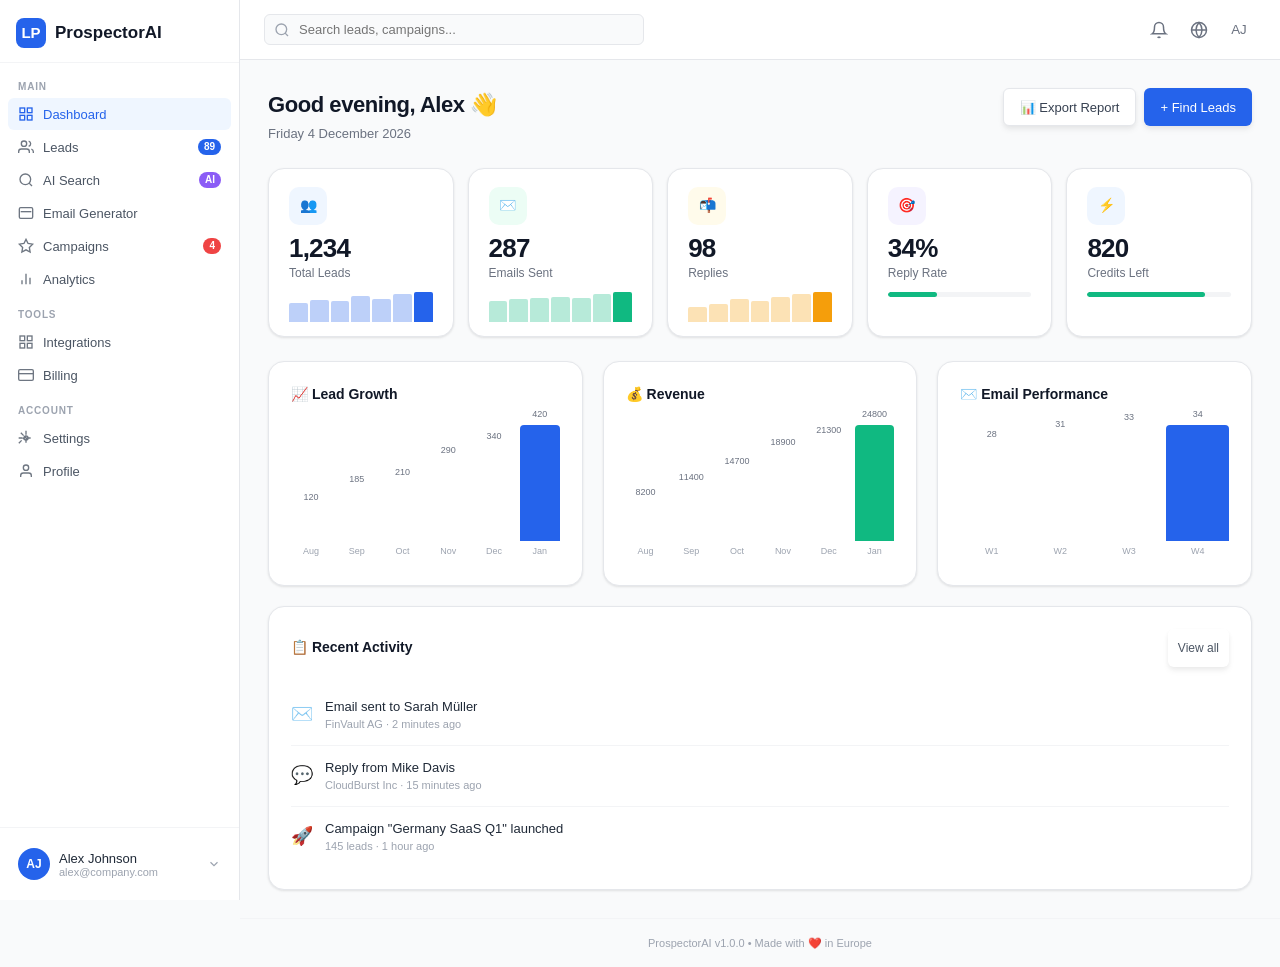
<file: dashboard.html>
<!DOCTYPE html>
<html lang="en">
<head>
<meta charset="UTF-8">
<meta name="viewport" content="width=device-width, initial-scale=1.0">
<title>Dashboard — ProspectorAI</title>
<link rel="stylesheet" href="css/style.css">
<link rel="stylesheet" href="css/dashboard.css">
</head>
<body>

<!-- ============================================================
     GLOBAL OVERLAY CONTAINERS
     Used by JS for modals, toasts, dropdowns, tooltips
     ============================================================ -->
<div id="lp-modal-root" role="dialog" aria-modal="true" aria-label="Modal" hidden></div>
<div id="lp-toast-root" class="lp-toasts" aria-live="polite" aria-atomic="false"></div>
<div id="lp-tooltip-root" role="tooltip" hidden></div>
<div id="lp-sidebar-overlay" class="lp-sidebar-overlay" aria-hidden="true" hidden></div>
<div id="lp-loading-bar" class="lp-loading-bar" aria-hidden="true" hidden></div>

<!-- ============================================================
     APP SHELL
     ============================================================ -->
<div class="lp-shell" id="lp-app">

  <!-- ==========================================================
       SIDEBAR
       ========================================================== -->
  <aside class="lp-sidebar" id="lp-sidebar" role="navigation" aria-label="Main navigation">

    <!-- Logo -->
    <div class="lp-sidebar-logo" id="lp-logo">
      <div class="lp-logo-mark">LP</div>
      ProspectorAI
    </div>

    <!-- Navigation -->
    <nav class="lp-nav" id="lp-nav">

      <!-- Main -->
      <div class="lp-nav-section" id="nav-section-main">
        <span class="lp-nav-label">Main</span>

        <button type="button" class="lp-nav-item active" id="nav-dashboard" data-nav="dashboard" aria-current="page" aria-label="Dashboard overview">
          <svg xmlns="http://www.w3.org/2000/svg" viewBox="0 0 24 24" fill="none" stroke="currentColor" stroke-width="2"><rect x="3" y="3" width="7" height="7"/><rect x="14" y="3" width="7" height="7"/><rect x="14" y="14" width="7" height="7"/><rect x="3" y="14" width="7" height="7"/></svg>
          Dashboard
        </button>

        <button type="button" class="lp-nav-item" id="nav-leads" data-nav="leads" aria-label="Lead management">
          <svg xmlns="http://www.w3.org/2000/svg" viewBox="0 0 24 24" fill="none" stroke="currentColor" stroke-width="2"><path d="M17 21v-2a4 4 0 0 0-4-4H5a4 4 0 0 0-4 4v2"/><circle cx="9" cy="7" r="4"/><path d="M23 21v-2a4 4 0 0 0-3-3.87"/><path d="M16 3.13a4 4 0 0 1 0 7.75"/></svg>
          Leads
          <span class="lp-nav-badge" id="nav-leads-count" aria-label="89 leads">89</span>
        </button>

        <button type="button" class="lp-nav-item" id="nav-ai-search" data-nav="ai-search" aria-label="AI Lead Search">
          <svg xmlns="http://www.w3.org/2000/svg" viewBox="0 0 24 24" fill="none" stroke="currentColor" stroke-width="2"><circle cx="11" cy="11" r="8"/><path d="m21 21-4.35-4.35"/></svg>
          AI Search
          <span class="lp-nav-badge" style="background:var(--purple)" aria-label="AI feature">AI</span>
        </button>

        <button type="button" class="lp-nav-item" id="nav-email-gen" data-nav="email-gen" aria-label="AI Email Generator">
          <svg xmlns="http://www.w3.org/2000/svg" viewBox="0 0 24 24" fill="none" stroke="currentColor" stroke-width="2"><path d="M4 4h16c1.1 0 2 .9 2 2v12c0 1.1-.9 2-2 2H4c-1.1 0-2-.9-2-2V6c0-1.1.9-2 2-2z"/><line x1="4" y1="10" x2="20" y2="10"/></svg>
          Email Generator
        </button>

        <button type="button" class="lp-nav-item" id="nav-campaigns" data-nav="campaigns" aria-label="Campaign management">
          <svg xmlns="http://www.w3.org/2000/svg" viewBox="0 0 24 24" fill="none" stroke="currentColor" stroke-width="2"><polygon points="12 2 15.09 8.26 22 9.27 17 14.14 18.18 21.02 12 17.77 5.82 21.02 7 14.14 2 9.27 8.91 8.26 12 2"/></svg>
          Campaigns
          <span class="lp-nav-badge red" id="nav-campaigns-count" aria-label="4 active campaigns">4</span>
        </button>

        <button type="button" class="lp-nav-item" id="nav-analytics" data-nav="analytics" aria-label="Analytics and reports">
          <svg xmlns="http://www.w3.org/2000/svg" viewBox="0 0 24 24" fill="none" stroke="currentColor" stroke-width="2"><line x1="18" y1="20" x2="18" y2="10"/><line x1="12" y1="20" x2="12" y2="4"/><line x1="6" y1="20" x2="6" y2="14"/></svg>
          Analytics
        </button>
      </div>

      <!-- Tools -->
      <div class="lp-nav-section" id="nav-section-tools">
        <span class="lp-nav-label">Tools</span>

        <button type="button" class="lp-nav-item" id="nav-integrations" data-nav="integrations" aria-label="Integrations">
          <svg xmlns="http://www.w3.org/2000/svg" viewBox="0 0 24 24" fill="none" stroke="currentColor" stroke-width="2"><rect x="3" y="3" width="7" height="7"/><rect x="14" y="3" width="7" height="7"/><rect x="14" y="14" width="7" height="7"/><rect x="3" y="14" width="7" height="7"/></svg>
          Integrations
        </button>

        <button type="button" class="lp-nav-item" id="nav-billing" data-nav="billing" aria-label="Billing and subscription">
          <svg xmlns="http://www.w3.org/2000/svg" viewBox="0 0 24 24" fill="none" stroke="currentColor" stroke-width="2"><rect x="1" y="4" width="22" height="16" rx="2" ry="2"/><line x1="1" y1="10" x2="23" y2="10"/></svg>
          Billing
        </button>
      </div>

      <!-- Account -->
      <div class="lp-nav-section" id="nav-section-account">
        <span class="lp-nav-label">Account</span>

        <button type="button" class="lp-nav-item" id="nav-settings" data-nav="settings" aria-label="Settings">
          <svg xmlns="http://www.w3.org/2000/svg" viewBox="0 0 24 24" fill="none" stroke="currentColor" stroke-width="2"><circle cx="12" cy="12" r="3"/><path d="M12 1v6m0 6v6M4.22 4.22l4.24 4.24m2.12 2.12l4.24 4.24M1 12h6m6 0h6m-17.78 7.78l4.24-4.24m2.12-2.12l4.24-4.24"/></svg>
          Settings
        </button>

        <button type="button" class="lp-nav-item" id="nav-profile" data-nav="profile" aria-label="Your profile">
          <svg xmlns="http://www.w3.org/2000/svg" viewBox="0 0 24 24" fill="none" stroke="currentColor" stroke-width="2"><path d="M20 21v-2a4 4 0 0 0-4-4H8a4 4 0 0 0-4 4v2"/><circle cx="12" cy="7" r="4"/></svg>
          Profile
        </button>
      </div>

    </nav><!-- /lp-nav -->

    <!-- Sidebar Footer — User row + Logout -->
    <footer class="lp-sidebar-footer" id="lp-sidebar-footer">
      <div class="lp-dropdown" id="sidebar-user-dropdown">
        <button type="button" class="lp-user-row" id="sidebar-user-btn" aria-haspopup="true" aria-expanded="false" aria-controls="sidebar-user-menu">
          <div class="lp-avatar" id="sidebar-avatar" aria-hidden="true">AJ</div>
          <div class="lp-user-info">
            <div class="lp-user-name" id="sidebar-user-name">Alex Johnson</div>
            <div class="lp-user-email" id="sidebar-user-email">alex@company.com</div>
          </div>
          <svg xmlns="http://www.w3.org/2000/svg" width="14" height="14" viewBox="0 0 24 24" fill="none" stroke="var(--gray-400)" stroke-width="2"><polyline points="6 9 12 15 18 9"/></svg>
        </button>
        <div class="lp-dropdown-menu" id="sidebar-user-menu" role="menu">
          <button type="button" class="lp-dropdown-item" role="menuitem" data-action="goto-profile">
            <svg xmlns="http://www.w3.org/2000/svg" width="14" height="14" viewBox="0 0 24 24" fill="none" stroke="currentColor" stroke-width="2"><path d="M20 21v-2a4 4 0 0 0-4-4H8a4 4 0 0 0-4 4v2"/><circle cx="12" cy="7" r="4"/></svg>
            View Profile
          </button>
          <button type="button" class="lp-dropdown-item" role="menuitem" data-action="goto-settings">
            <svg xmlns="http://www.w3.org/2000/svg" width="14" height="14" viewBox="0 0 24 24" fill="none" stroke="currentColor" stroke-width="2"><circle cx="12" cy="12" r="3"/><path d="M12 1v6m0 6v6M4.22 4.22l4.24 4.24m2.12 2.12l4.24 4.24M1 12h6m6 0h6m-17.78 7.78l4.24-4.24m2.12-2.12l4.24-4.24"/></svg>
            Settings
          </button>
          <button type="button" class="lp-dropdown-item" role="menuitem" data-action="goto-billing">
            <svg xmlns="http://www.w3.org/2000/svg" width="14" height="14" viewBox="0 0 24 24" fill="none" stroke="currentColor" stroke-width="2"><rect x="1" y="4" width="22" height="16" rx="2" ry="2"/><line x1="1" y1="10" x2="23" y2="10"/></svg>
            Billing
          </button>
          <div class="lp-dropdown-divider"></div>
          <button type="button" class="lp-dropdown-item danger" role="menuitem" data-action="logout" id="btn-logout">
            <svg xmlns="http://www.w3.org/2000/svg" width="14" height="14" viewBox="0 0 24 24" fill="none" stroke="currentColor" stroke-width="2"><path d="M9 21H5a2 2 0 0 1-2-2V5a2 2 0 0 1 2-2h4"/><polyline points="16 17 21 12 16 7"/><line x1="21" y1="12" x2="9" y2="12"/></svg>
            Sign Out
          </button>
        </div>
      </div>
    </footer>

  </aside><!-- /lp-sidebar -->

  <!-- ==========================================================
       MAIN CONTENT AREA
       ========================================================== -->
  <div class="lp-main">

    <!-- Topbar -->
    <div class="lp-topbar">
      <!-- Mobile menu button -->
      <button type="button" id="btn-mobile-menu" class="btn btn-ghost btn-icon" style="display:none" aria-label="Toggle menu">
        <svg xmlns="http://www.w3.org/2000/svg" width="20" height="20" viewBox="0 0 24 24" fill="none" stroke="currentColor" stroke-width="2"><line x1="3" y1="6" x2="21" y2="6"/><line x1="3" y1="12" x2="21" y2="12"/><line x1="3" y1="18" x2="21" y2="18"/></svg>
      </button>

      <!-- Search -->
      <div class="lp-search-wrap">
        <svg class="lp-search-icon" xmlns="http://www.w3.org/2000/svg" width="16" height="16" viewBox="0 0 24 24" fill="none" stroke="currentColor" stroke-width="2"><circle cx="11" cy="11" r="8"/><line x1="21" y1="21" x2="16.65" y2="16.65"/></svg>
        <input type="text" id="global-search" class="lp-search" placeholder="Search leads, campaigns..." aria-label="Search">
        <div class="lp-dropdown-menu" id="search-results-dropdown" hidden></div>
      </div>

      <!-- Right side actions -->
      <div class="lp-topbar-right">
        <!-- Notifications -->
        <button type="button" class="lp-topbar-btn" id="btn-notifications" aria-label="Notifications" aria-haspopup="true">
          <svg xmlns="http://www.w3.org/2000/svg" width="18" height="18" viewBox="0 0 24 24" fill="none" stroke="currentColor" stroke-width="2"><path d="M18 8A6 6 0 0 0 6 8c0 7-3 9-3 9h18s-3-2-3-9"/><path d="M13.73 21a2 2 0 0 1-3.46 0"/></svg>
          <span class="lp-notif-dot" id="notif-dot" hidden></span>
        </button>
        <div class="lp-dropdown-menu" id="notif-menu" role="menu" style="min-width:320px">
          <div style="padding:12px 14px;border-bottom:1px solid var(--gray-100)">
            <div style="font-size:13px;font-weight:600;margin-bottom:8px">Notifications</div>
            <button type="button" class="lp-dropdown-item" style="font-size:11px" data-action="mark-all-read">Mark all as read</button>
          </div>
          <div style="max-height:300px;overflow-y:auto">
            <div class="lp-dropdown-item" style="border-bottom:1px solid var(--gray-100)">
              <div><div style="font-size:12px;font-weight:600">Sarah replied to your email</div><div style="font-size:11px;color:var(--gray-400)">2 minutes ago</div></div>
            </div>
            <div class="lp-dropdown-item" style="border-bottom:1px solid var(--gray-100)">
              <div><div style="font-size:12px;font-weight:600">Campaign "Germany SaaS Q1" reached 100 opens</div><div style="font-size:11px;color:var(--gray-400)">1 hour ago</div></div>
            </div>
          </div>
          <div style="padding:8px 14px;border-top:1px solid var(--gray-100)">
            <button type="button" class="lp-dropdown-item" style="font-size:12px" data-action="view-all-notifications">View all notifications</button>
          </div>
        </div>

        <!-- Language selector -->
        <button type="button" class="lp-topbar-btn" id="btn-lang" aria-label="Language" aria-haspopup="true">
          <svg xmlns="http://www.w3.org/2000/svg" width="18" height="18" viewBox="0 0 24 24" fill="none" stroke="currentColor" stroke-width="2"><circle cx="12" cy="12" r="10"/><path d="M12 2a15.3 15.3 0 0 1 4 10 15.3 15.3 0 0 1-4 10 15.3 15.3 0 0 1-4-10 15.3 15.3 0 0 1 4-10z"/><line x1="2" y1="12" x2="22" y2="12"/></svg>
        </button>
        <div class="lp-dropdown-menu" id="lang-menu" role="menu">
          <div class="lp-dropdown-item" data-action="set-lang" data-lang="en">🇬🇧 English</div>
          <div class="lp-dropdown-item" data-action="set-lang" data-lang="cs">🇨🇿 Čeština</div>
          <div class="lp-dropdown-item" data-action="set-lang" data-lang="ru">🇷🇺 Русский</div>
        </div>

        <!-- User menu -->
        <button type="button" class="lp-topbar-btn" id="topbar-avatar-btn" aria-label="User menu" aria-haspopup="true">
          <div class="lp-avatar" id="topbar-avatar" style="width:28px;height:28px;font-size:11px">AJ</div>
        </button>
        <div class="lp-dropdown-menu" id="topbar-user-menu" role="menu">
          <button type="button" class="lp-dropdown-item" data-action="goto-profile">View Profile</button>
          <button type="button" class="lp-dropdown-item" data-action="goto-settings">Settings</button>
          <button type="button" class="lp-dropdown-item" data-action="goto-billing">Billing</button>
          <div class="lp-dropdown-divider"></div>
          <button type="button" class="lp-dropdown-item danger" data-action="logout">Sign Out</button>
        </div>
      </div>
    </div>

    <!-- Page Content -->
    <div class="lp-content" id="lp-content">

      <!-- DASHBOARD PAGE -->
      <div class="lp-page active" id="page-dashboard">
        <div class="lp-page-header">
          <div>
            <div class="lp-page-title" id="page-dashboard-title">Good morning, Alex 👋</div>
            <div class="lp-page-desc" id="dashboard-date">Tuesday, 22 July 2025</div>
          </div>
          <div class="lp-page-actions">
            <button class="btn btn-secondary" data-action="export-report">📊 Export Report</button>
            <button class="btn btn-primary" data-action="open-find-leads">+ Find Leads</button>
          </div>
        </div>

        <!-- KPI Grid -->
        <div class="lp-kpi-grid">
          <div class="lp-kpi">
            <div class="lp-kpi-top">
              <div class="lp-kpi-icon" style="background:var(--blue-light);color:var(--blue)">👥</div>
            </div>
            <div class="lp-kpi-value">1,234</div>
            <div class="lp-kpi-label">Total Leads</div>
            <div class="lp-sparkline" data-sparkline="45,52,48,61,55,67,72">
              <div class="lp-spark-bar" style="background:var(--blue)"></div>
              <div class="lp-spark-bar" style="background:var(--blue)"></div>
              <div class="lp-spark-bar" style="background:var(--blue)"></div>
              <div class="lp-spark-bar" style="background:var(--blue)"></div>
              <div class="lp-spark-bar" style="background:var(--blue)"></div>
              <div class="lp-spark-bar" style="background:var(--blue)"></div>
              <div class="lp-spark-bar" style="background:var(--blue)"></div>
            </div>
          </div>

          <div class="lp-kpi">
            <div class="lp-kpi-top">
              <div class="lp-kpi-icon" style="background:var(--green-light);color:var(--green)">✉️</div>
            </div>
            <div class="lp-kpi-value">287</div>
            <div class="lp-kpi-label">Emails Sent</div>
            <div class="lp-sparkline" data-sparkline="28,31,33,34,32,38,41">
              <div class="lp-spark-bar" style="background:var(--green)"></div>
              <div class="lp-spark-bar" style="background:var(--green)"></div>
              <div class="lp-spark-bar" style="background:var(--green)"></div>
              <div class="lp-spark-bar" style="background:var(--green)"></div>
              <div class="lp-spark-bar" style="background:var(--green)"></div>
              <div class="lp-spark-bar" style="background:var(--green)"></div>
              <div class="lp-spark-bar" style="background:var(--green)"></div>
            </div>
          </div>

          <div class="lp-kpi">
            <div class="lp-kpi-top">
              <div class="lp-kpi-icon" style="background:var(--yellow-light);color:var(--yellow)">📬</div>
            </div>
            <div class="lp-kpi-value">98</div>
            <div class="lp-kpi-label">Replies</div>
            <div class="lp-sparkline" data-sparkline="12,14,18,16,20,22,24">
              <div class="lp-spark-bar" style="background:var(--yellow)"></div>
              <div class="lp-spark-bar" style="background:var(--yellow)"></div>
              <div class="lp-spark-bar" style="background:var(--yellow)"></div>
              <div class="lp-spark-bar" style="background:var(--yellow)"></div>
              <div class="lp-spark-bar" style="background:var(--yellow)"></div>
              <div class="lp-spark-bar" style="background:var(--yellow)"></div>
              <div class="lp-spark-bar" style="background:var(--yellow)"></div>
            </div>
          </div>

          <div class="lp-kpi">
            <div class="lp-kpi-top">
              <div class="lp-kpi-icon" style="background:#F5F3FF;color:var(--purple)">🎯</div>
            </div>
            <div class="lp-kpi-value">34%</div>
            <div class="lp-kpi-label">Reply Rate</div>
            <div style="margin-top:8px">
              <div class="lp-score-bar"><div class="lp-score-fill" style="width:34%;background:var(--green)"></div></div>
            </div>
          </div>

          <div class="lp-kpi">
            <div class="lp-kpi-top">
              <div class="lp-kpi-icon" style="background:var(--blue-light);color:var(--blue)">⚡</div>
            </div>
            <div class="lp-kpi-value" id="kpi-credits-value">820</div>
            <div class="lp-kpi-label">Credits Left</div>
            <div style="margin-top:8px">
              <div class="lp-score-bar"><div class="lp-score-fill" id="credits-fill" style="width:82%;background:var(--green)"></div></div>
            </div>
          </div>
        </div>

        <!-- Charts Row -->
        <div style="display:grid;grid-template-columns:repeat(3,1fr);gap:20px;margin-top:24px">
          <div class="lp-card">
            <div class="lp-card-header">
              <div class="lp-card-title">📈 Lead Growth</div>
            </div>
            <div id="chart-lead-growth-canvas"></div>
          </div>
          <div class="lp-card">
            <div class="lp-card-header">
              <div class="lp-card-title">💰 Revenue</div>
            </div>
            <div id="chart-revenue-canvas"></div>
          </div>
          <div class="lp-card">
            <div class="lp-card-header">
              <div class="lp-card-title">✉️ Email Performance</div>
            </div>
            <div id="chart-email-canvas"></div>
          </div>
        </div>

        <!-- Activity -->
        <div class="lp-card" style="margin-top:20px">
          <div class="lp-card-header">
            <div class="lp-card-title">📋 Recent Activity</div>
            <button class="btn btn-ghost btn-sm" data-action="view-all-activity">View all</button>
          </div>
          <div>
            <div style="display:flex;align-items:center;gap:12px;padding:12px 0;border-bottom:1px solid var(--gray-100)">
              <span style="font-size:18px">✉️</span>
              <div style="flex:1"><div style="font-size:13px;font-weight:500">Email sent to Sarah Müller</div><div style="font-size:11px;color:var(--gray-400)">FinVault AG · 2 minutes ago</div></div>
            </div>
            <div style="display:flex;align-items:center;gap:12px;padding:12px 0;border-bottom:1px solid var(--gray-100)">
              <span style="font-size:18px">💬</span>
              <div style="flex:1"><div style="font-size:13px;font-weight:500">Reply from Mike Davis</div><div style="font-size:11px;color:var(--gray-400)">CloudBurst Inc · 15 minutes ago</div></div>
            </div>
            <div style="display:flex;align-items:center;gap:12px;padding:12px 0">
              <span style="font-size:18px">🚀</span>
              <div style="flex:1"><div style="font-size:13px;font-weight:500">Campaign "Germany SaaS Q1" launched</div><div style="font-size:11px;color:var(--gray-400)">145 leads · 1 hour ago</div></div>
            </div>
          </div>
        </div>
      </div>

      <!-- LEADS PAGE (placeholder) -->
      <div class="lp-page" id="page-leads">
        <div class="lp-page-header">
          <div><div class="lp-page-title">Leads</div></div>
          <div class="lp-page-actions">
            <button class="btn btn-secondary" data-action="import-leads">📥 Import</button>
            <button class="btn btn-primary" data-action="open-add-lead-modal">+ Add Lead</button>
          </div>
        </div>
        <div class="lp-card">
          <div style="text-align:center;padding:40px">
            <div style="font-size:48px;margin-bottom:12px">👥</div>
            <p style="color:var(--gray-600)">Leads page is loading...</p>
          </div>
        </div>
      </div>

      <!-- AI SEARCH PAGE (placeholder) -->
      <div class="lp-page" id="page-ai-search">
        <div class="lp-page-header">
          <div><div class="lp-page-title">AI Lead Scoring</div></div>
        </div>
        <div class="lp-card">
          <div style="text-align:center;padding:40px">
            <div style="font-size:48px;margin-bottom:12px">🤖</div>
            <p style="color:var(--gray-600)">AI Search page is loading...</p>
          </div>
        </div>
      </div>

      <!-- EMAIL GENERATOR PAGE (placeholder) -->
      <div class="lp-page" id="page-email-gen">
        <div class="lp-page-header">
          <div><div class="lp-page-title">Email Generator</div></div>
        </div>
        <div class="lp-card">
          <div style="text-align:center;padding:40px">
            <div style="font-size:48px;margin-bottom:12px">✉️</div>
            <p style="color:var(--gray-600)">Email Generator page is loading...</p>
          </div>
        </div>
      </div>

      <!-- CAMPAIGNS PAGE (placeholder) -->
      <div class="lp-page" id="page-campaigns">
        <div class="lp-page-header">
          <div><div class="lp-page-title">Campaigns</div></div>
          <div class="lp-page-actions">
            <button class="btn btn-primary" data-action="open-new-campaign-modal">+ New Campaign</button>
          </div>
        </div>
        <div class="lp-card">
          <div style="text-align:center;padding:40px">
            <div style="font-size:48px;margin-bottom:12px">📧</div>
            <p style="color:var(--gray-600)">Campaigns page is loading...</p>
          </div>
        </div>
      </div>

      <!-- ANALYTICS PAGE (placeholder) -->
      <div class="lp-page" id="page-analytics">
        <div class="lp-page-header">
          <div><div class="lp-page-title">Analytics</div></div>
        </div>
        <div class="lp-card">
          <div style="text-align:center;padding:40px">
            <div style="font-size:48px;margin-bottom:12px">📊</div>
            <p style="color:var(--gray-600)">Analytics page is loading...</p>
          </div>
        </div>
      </div>

      <!-- INTEGRATIONS PAGE (placeholder) -->
      <div class="lp-page" id="page-integrations">
        <div class="lp-page-header">
          <div><div class="lp-page-title">Integrations</div></div>
        </div>
        <div class="lp-card">
          <div style="text-align:center;padding:40px">
            <div style="font-size:48px;margin-bottom:12px">🔌</div>
            <p style="color:var(--gray-600)">Integrations page is loading...</p>
          </div>
        </div>
      </div>

      <!-- BILLING PAGE (placeholder) -->
      <div class="lp-page" id="page-billing">
        <div class="lp-page-header">
          <div><div class="lp-page-title">Billing</div></div>
        </div>
        <div class="lp-card">
          <div style="text-align:center;padding:40px">
            <div style="font-size:48px;margin-bottom:12px">💳</div>
            <p style="color:var(--gray-600)">Billing page is loading...</p>
          </div>
        </div>
      </div>

      <!-- SETTINGS PAGE (placeholder) -->
      <div class="lp-page" id="page-settings">
        <div class="lp-page-header">
          <div><div class="lp-page-title">Settings</div></div>
        </div>
        <div class="lp-card">
          <div style="text-align:center;padding:40px">
            <div style="font-size:48px;margin-bottom:12px">⚙️</div>
            <p style="color:var(--gray-600)">Settings page is loading...</p>
          </div>
        </div>
      </div>

      <!-- PROFILE PAGE (placeholder) -->
      <div class="lp-page" id="page-profile">
        <div class="lp-page-header">
          <div><div class="lp-page-title">Profile</div></div>
        </div>
        <div class="lp-card">
          <div style="text-align:center;padding:40px">
            <div style="font-size:48px;margin-bottom:12px">👤</div>
            <p style="color:var(--gray-600)">Profile page is loading...</p>
          </div>
        </div>
      </div>

    </div><!-- /lp-content -->

    <!-- Footer -->
    <div style="padding:16px 28px;border-top:1px solid var(--gray-100);text-align:center;color:var(--gray-400);font-size:11px">
      <span id="footer-version">ProspectorAI v1.0.0</span> • Made with ❤️ in Europe
    </div>

  </div><!-- /lp-main -->

</div><!-- /lp-shell -->

<script src="js/dashboard.js"></script>
</body>
</html>
</file>
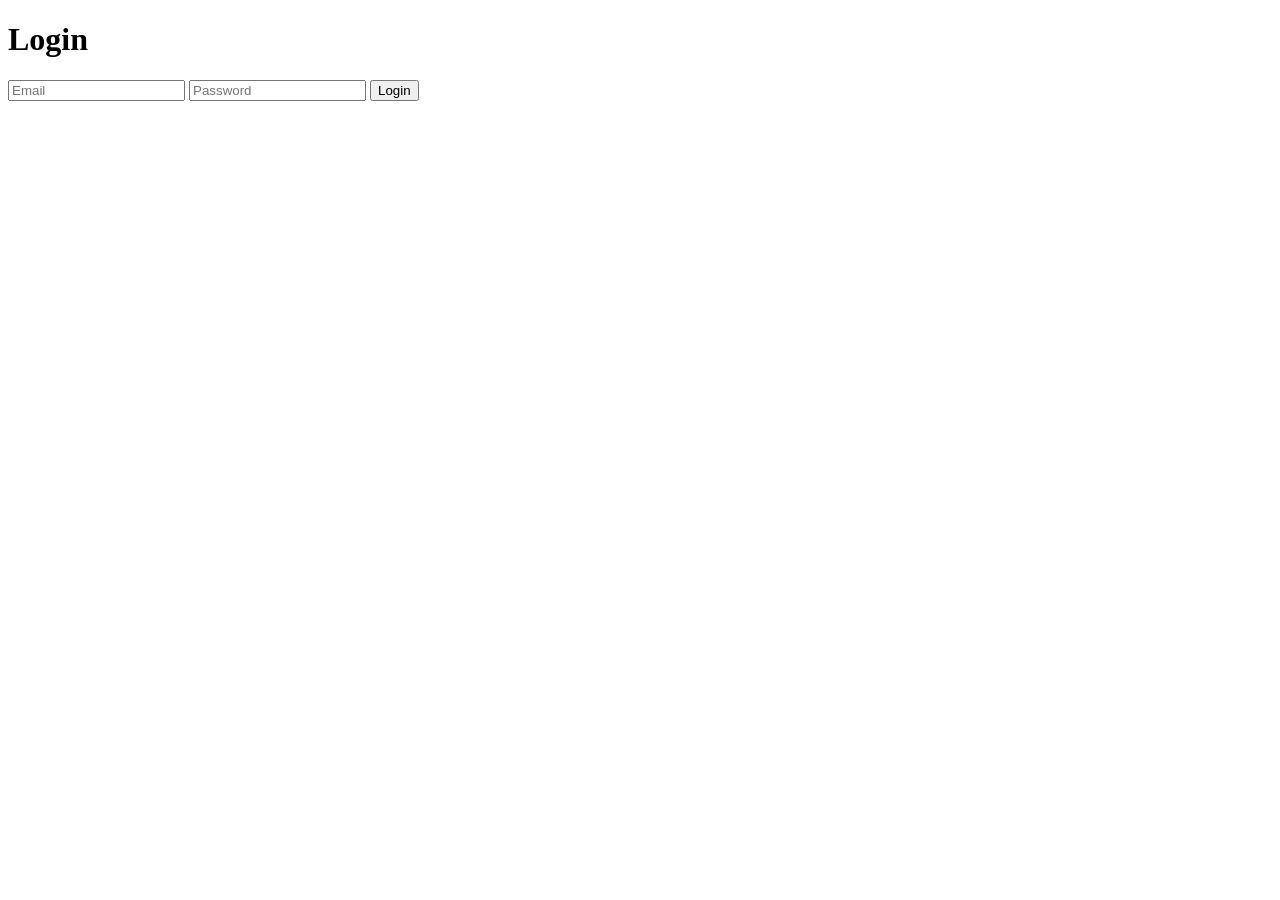
<file: login.html>
<!DOCTYPE html>
<html>
<head>
<title>Login</title>
</head>

<body>

<h1>Login</h1>

<input type="email" placeholder="Email">
<input type="password" placeholder="Password">

<button onclick="window.location.href='dashboard.html'">
Login
</button>

</body>
</html>
</file>
<file: css/style.css>
/* ============================================================
   ProspectorAI - Landing Page & Global Styles
   Main stylesheet for landing page, auth pages, and global UI
   ============================================================ */

:root {
  --blue: #2563EB;
  --blue-light: #EFF6FF;
  --blue-mid: #DBEAFE;
  --blue-dark: #1D4ED8;
  --gray-50: #F9FAFB;
  --gray-100: #F3F4F6;
  --gray-200: #E5E7EB;
  --gray-300: #D1D5DB;
  --gray-400: #9CA3AF;
  --gray-500: #6B7280;
  --gray-600: #4B5563;
  --gray-700: #374151;
  --gray-800: #1F2937;
  --gray-900: #111827;
  --green: #10B981;
  --green-light: #ECFDF5;
  --red: #EF4444;
  --red-light: #FEF2F2;
  --yellow: #F59E0B;
  --yellow-light: #FFFBEB;
  --purple: #8B5CF6;
  --white: #FFFFFF;
  --sidebar-width: 240px;
  --topbar-height: 40px;
  --radius: 10px;
  --radius-sm: 6px;
  --shadow: 0 1px 3px rgba(0,0,0,0.08), 0 1px 2px rgba(0,0,0,0.04);
  --shadow-md: 0 4px 6px rgba(0,0,0,0.05), 0 2px 4px rgba(0,0,0,0.04);
  --shadow-lg: 0 10px 15px rgba(0,0,0,0.06), 0 4px 6px rgba(0,0,0,0.04);
  --font: 'Inter', -apple-system, BlinkMacSystemFont, 'Segoe UI', sans-serif;
}

/* ── RESET ── */
* { box-sizing: border-box; margin: 0; padding: 0; }
body {
  font-family: var(--font);
  background: var(--white);
  color: var(--gray-800);
  font-size: 14px;
  line-height: 1.5;
}

a { text-decoration: none; color: inherit; }
button { font-family: var(--font); cursor: pointer; border: none; }
input, textarea, select { font-family: var(--font); }

/* ── UTILITIES ── */
.hidden { display: none !important; }
.flex { display: flex; }
.flex-col { flex-direction: column; }
.items-center { align-items: center; }
.justify-between { justify-content: space-between; }
.gap-1 { gap: 4px; }
.gap-2 { gap: 8px; }
.gap-3 { gap: 12px; }
.gap-4 { gap: 16px; }
.gap-6 { gap: 24px; }
.w-full { width: 100%; }
.text-sm { font-size: 12px; }
.text-base { font-size: 14px; }
.text-lg { font-size: 16px; }
.text-xl { font-size: 20px; }
.text-2xl { font-size: 24px; }
.text-3xl { font-size: 30px; }
.font-medium { font-weight: 500; }
.font-semibold { font-weight: 600; }
.font-bold { font-weight: 700; }
.text-gray { color: var(--gray-500); }
.text-blue { color: var(--blue); }
.mt-1 { margin-top: 4px; }
.mt-2 { margin-top: 8px; }
.mt-3 { margin-top: 12px; }
.mt-4 { margin-top: 16px; }
.mt-6 { margin-top: 24px; }
.mb-1 { margin-bottom: 4px; }
.mb-2 { margin-bottom: 8px; }
.mb-4 { margin-bottom: 16px; }
.p-2 { padding: 8px; }
.p-3 { padding: 12px; }
.p-4 { padding: 16px; }
.p-6 { padding: 24px; }
.rounded { border-radius: var(--radius-sm); }
.rounded-lg { border-radius: var(--radius); }
.rounded-full { border-radius: 999px; }
.border { border: 1px solid var(--gray-200); }
.cursor-pointer { cursor: pointer; }
.truncate { overflow: hidden; text-overflow: ellipsis; white-space: nowrap; }
.relative { position: relative; }
.grid-2 { display: grid; grid-template-columns: 1fr 1fr; gap: 16px; }
.grid-3 { display: grid; grid-template-columns: 1fr 1fr 1fr; gap: 16px; }
.grid-4 { display: grid; grid-template-columns: 1fr 1fr 1fr 1fr; gap: 16px; }

/* ── BUTTONS ── */
.btn {
  display: inline-flex;
  align-items: center;
  justify-content: center;
  
  height: 38px;                     /* Фиксированная одинаковая высота для обеих кнопок */
  padding: 0 16px;                  /* Внутренние отступы слева и справа */
  
  background-color: var(--blue);    /* Используем вашу переменную синего цвета */
  color: var(--white);              /* Белый цвет текста */
  
  font-family: var(--font);
  font-size: 14px;
  font-weight: 600;
  
  border-radius: var(--radius-sm);  /* Ваше скругление углов (6px) */
  box-shadow: var(--shadow);        /* Ваша легкая тень */
  
  white-space: nowrap;              /* КЛЮЧЕВОЕ: не дает фразе "Create account" переноситесь */
  transition: background-color 0.2s ease;
}

/* Эффект при наведении */
.btn:hover {
  background-color: var(--blue-dark); /* Темно-синий при наведении */
}
/* ── INPUTS ── */
.input {
  width: 100%;
  padding: 8px 12px;
  border: 1px solid var(--gray-200);
  border-radius: var(--radius-sm);
  font-size: 14px;
  color: var(--gray-800);
  background: white;
  transition: border-color 0.15s ease;
}
.input:focus { border-color: var(--blue); box-shadow: 0 0 0 3px rgba(37,99,235,0.1); outline: none; }
.input::placeholder { color: var(--gray-400); }
.select {
  appearance: none;
  background-image: url("data:image/svg+xml,%3Csvg xmlns='http://www.w3.org/2000/svg' width='12' height='8' viewBox='0 0 12 8'%3E%3Cpath d='M1 1l5 5 5-5' stroke='%236B7280' stroke-width='1.5' fill='none' stroke-linecap='round'/%3E%3C/svg%3E");
  background-repeat: no-repeat;
  background-position: right 10px center;
  padding-right: 32px;
}
.label { display: block; font-size: 13px; font-weight: 500; color: var(--gray-700); margin-bottom: 5px; }
.form-group { margin-bottom: 16px; }

/* ── CARDS ── */
.card { background: white; border: 1px solid var(--gray-200); border-radius: var(--radius); padding: 20px; }
.card-sm { padding: 14px; }

/* ── BADGES ── */
.badge {
  display: inline-flex;
  align-items: center;
  gap: 4px;
  padding: 2px 8px;
  border-radius: 999px;
  font-size: 11px;
  font-weight: 500;
}
.badge-blue { background: var(--blue-light); color: var(--blue); }
.badge-green { background: var(--green-light); color: var(--green); }
.badge-red { background: var(--red-light); color: var(--red); }
.badge-yellow { background: var(--yellow-light); color: var(--yellow); }
.badge-gray { background: var(--gray-100); color: var(--gray-600); }

/* ── AVATAR ── */
.avatar {
  width: 32px;
  height: 32px;
  border-radius: 50%;
  background: var(--blue);
  color: white;
  display: flex;
  align-items: center;
  justify-content: center;
  font-size: 13px;
  font-weight: 600;
}

/* ── TABLES ── */
.table-wrap { overflow-x: auto; }
table { width: 100%; border-collapse: collapse; font-size: 13px; }
th {
  padding: 10px 12px;
  text-align: left;
  font-weight: 500;
  color: var(--gray-500);
  border-bottom: 1px solid var(--gray-200);
  background: var(--gray-50);
  font-size: 12px;
}
td { padding: 11px 12px; border-bottom: 1px solid var(--gray-100); vertical-align: middle; }
tr:hover td { background: var(--gray-50); }
tr:last-child td { border-bottom: none; }

/* ── MODAL ── */
.modal-bg {
  position: fixed;
  inset: 0;
  background: rgba(0,0,0,0.4);
  z-index: 1000;
  display: flex;
  align-items: center;
  justify-content: center;
  padding: 20px;
  backdrop-filter: blur(2px);
}
.modal {
  background: white;
  border-radius: 12px;
  width: 100%;
  max-width: 520px;
  box-shadow: var(--shadow-lg);
  overflow: hidden;
  animation: modalIn 0.2s ease;
}
.modal-lg { max-width: 720px; }
.modal-header {
  padding: 20px 24px 16px;
  border-bottom: 1px solid var(--gray-100);
  display: flex;
  align-items: center;
  justify-content: space-between;
}
.modal-title { font-size: 16px; font-weight: 600; color: var(--gray-900); }
.modal-body { padding: 20px 24px; max-height: 70vh; overflow-y: auto; }
.modal-footer { padding: 16px 24px; border-top: 1px solid var(--gray-100); display: flex; justify-content: flex-end; gap: 8px; }
@keyframes modalIn { from { opacity: 0; transform: scale(0.97) translateY(-8px); } to { opacity: 1; transform: scale(1) translateY(0); } }

/* ── TOAST ── */
.toast-container { position: fixed; bottom: 24px; right: 24px; z-index: 2000; display: flex; flex-direction: column; gap: 8px; }
.toast {
  background: var(--gray-900);
  color: white;
  padding: 12px 16px;
  border-radius: var(--radius-sm);
  font-size: 13px;
  display: flex;
  align-items: center;
  gap: 8px;
  box-shadow: var(--shadow-lg);
  animation: toastIn 0.2s ease;
  min-width: 250px;
}
.toast-success { background: var(--green); }
.toast-error { background: var(--red); }
.toast-warn { background: var(--yellow); color: var(--gray-900); }
.toast-icon { font-size: 16px; }
@keyframes toastIn { from { opacity: 0; transform: translateX(20px); } to { opacity: 1; transform: translateX(0); } }

/* ── DROPDOWN ── */
.dropdown { position: relative; }
.dropdown-menu {
  position: absolute;
  top: calc(100% + 6px);
  right: 0;
  background: white;
  border: 1px solid var(--gray-200);
  border-radius: var(--radius);
  box-shadow: var(--shadow-lg);
  min-width: 180px;
  z-index: 500;
  overflow: hidden;
  animation: menuIn 0.12s ease;
  display: none;
}
.dropdown-menu.open { display: block; }
@keyframes menuIn { from { opacity: 0; transform: translateY(-4px); } to { opacity: 1; transform: translateY(0); } }
.dropdown-item {
  padding: 9px 14px;
  font-size: 13px;
  color: var(--gray-700);
  cursor: pointer;
  display: flex;
  align-items: center;
  gap: 8px;
  border: none;
  background: none;
  width: 100%;
  text-align: left;
  transition: background 0.15s ease;
}
.dropdown-item:hover { background: var(--gray-50); }
.dropdown-divider { height: 1px; background: var(--gray-100); margin: 4px 0; }

/* ============================================================
   LANDING PAGE STYLES
   ============================================================ */

#page-landing { display: block; }

.landing-nav {
  position: fixed;
  top: 0;
  left: 0;
  right: 0;
  z-index: 100;
  background: rgba(255,255,255,0.9);
  backdrop-filter: blur(12px);
  border-bottom: 1px solid var(--gray-100);
}
.landing-nav-inner {
  max-width: 1140px;
  margin: 0 auto;
  padding: 0 24px;
  height: 64px;
  display: flex;
  align-items: center;
  justify-content: space-between;
}
.logo {
  display: flex;
  align-items: center;
  gap: 8px;
  font-size: 18px;
  font-weight: 700;
  color: var(--gray-900);
  cursor: pointer;
}
.logo-mark {
  width: 30px;
  height: 30px;
  background: var(--blue);
  border-radius: 7px;
  display: flex;
  align-items: center;
  justify-content: center;
  color: white;
}
.logo-mark svg { color: white; }
.landing-sections { padding-top: 64px; }

.hero {
  max-width: 1140px;
  margin: 0 auto;
  padding: 80px 24px 60px;
  text-align: center;
}
.hero-badge {
  display: inline-flex;
  align-items: center;
  gap: 6px;
  background: var(--blue-light);
  color: var(--blue);
  padding: 5px 12px;
  border-radius: 99px;
  font-size: 12px;
  font-weight: 500;
  margin-bottom: 20px;
}
.hero h1 {
  font-size: 52px;
  font-weight: 700;
  line-height: 1.15;
  color: var(--gray-900);
  margin-bottom: 20px;
  letter-spacing: -0.02em;
}
.hero h1 span { color: var(--blue); }
.hero p {
  font-size: 18px;
  color: var(--gray-500);
  max-width: 520px;
  margin: 0 auto 36px;
}
.hero-actions {
  display: flex;
  gap: 12px;
  justify-content: center;
}
.hero-stats {
  display: flex;
  gap: 40px;
  justify-content: center;
  margin-top: 48px;
}
.hero-stat { text-align: center; }
.hero-stat strong {
  display: block;
  font-size: 28px;
  font-weight: 700;
  color: var(--gray-900);
}
.hero-stat span { font-size: 13px; color: var(--gray-400); }

.landing-section {
  max-width: 1140px;
  margin: 0 auto;
  padding: 60px 24px;
}
.section-label {
  font-size: 12px;
  font-weight: 600;
  color: var(--blue);
  letter-spacing: 0.08em;
  text-transform: uppercase;
  margin-bottom: 12px;
}
.section-title {
  font-size: 32px;
  font-weight: 700;
  color: var(--gray-900);
  margin-bottom: 12px;
  letter-spacing: -0.01em;
}
.section-sub {
  font-size: 16px;
  color: var(--gray-500);
  max-width: 480px;
}
.section-divider {
  border: none;
  border-top: 1px solid var(--gray-100);
  margin: 0;
}

.features-grid {
  display: grid;
  grid-template-columns: repeat(3, 1fr);
  gap: 20px;
  margin-top: 40px;
}
.feature-card {
  background: var(--gray-50);
  border: 1px solid var(--gray-200);
  border-radius: var(--radius);
  padding: 24px;
}
.feature-icon {
  width: 40px;
  height: 40px;
  background: var(--blue-light);
  border-radius: 10px;
  display: flex;
  align-items: center;
  justify-content: center;
  margin-bottom: 14px;
  color: var(--blue);
}
.feature-card h3 {
  font-size: 15px;
  font-weight: 600;
  margin-bottom: 6px;
}
.feature-card p {
  font-size: 13px;
  color: var(--gray-500);
}

.pricing-grid {
  display: grid;
  grid-template-columns: repeat(3, 1fr);
  gap: 20px;
  margin-top: 40px;
}
.pricing-card {
  border: 1px solid var(--gray-200);
  border-radius: 12px;
  padding: 28px;
}
.pricing-card.featured {
  border-color: var(--blue);
  background: var(--blue-light);
}
.price { font-size: 36px; font-weight: 700; color: var(--gray-900); }
.price span { font-size: 16px; color: var(--gray-400); font-weight: 400; }
.pricing-features {
  list-style: none;
  margin: 20px 0;
  display: flex;
  flex-direction: column;
  gap: 10px;
}
.pricing-features li {
  display: flex;
  align-items: center;
  gap: 8px;
  font-size: 13px;
  color: var(--gray-600);
}
.pricing-features li::before {
  content: '✓';
  color: var(--green);
  font-weight: 700;
}

.testimonials-grid {
  display: grid;
  grid-template-columns: repeat(3, 1fr);
  gap: 20px;
  margin-top: 40px;
}
.testimonial {
  border: 1px solid var(--gray-200);
  border-radius: var(--radius);
  padding: 24px;
}
.testimonial p {
  font-size: 14px;
  color: var(--gray-600);
  line-height: 1.7;
  margin-bottom: 16px;
}
.testimonial-author {
  display: flex;
  align-items: center;
  gap: 10px;
}
.testimonial-author strong {
  font-size: 13px;
  display: block;
}
.testimonial-author span { font-size: 12px; color: var(--gray-400); }

.faq-list { margin-top: 32px; display: flex; flex-direction: column; gap: 4px; }
.faq-item { border: 1px solid var(--gray-200); border-radius: var(--radius-sm); overflow: hidden; }
.faq-q {
  padding: 16px 18px;
  font-weight: 500;
  cursor: pointer;
  display: flex;
  justify-content: space-between;
  align-items: center;
}
.faq-q:hover { background: var(--gray-50); }
.faq-a { padding: 0 18px 16px; font-size: 13px; color: var(--gray-500); display: none; }
.faq-item.open .faq-a { display: block; }

.landing-footer {
  background: var(--gray-900);
  color: var(--gray-400);
  padding: 48px 24px 28px;
}
.footer-inner { max-width: 1140px; margin: 0 auto; }
.footer-grid {
  display: grid;
  grid-template-columns: 2fr 1fr 1fr 1fr;
  gap: 40px;
  margin-bottom: 40px;
}
.footer-brand p { font-size: 13px; margin-top: 8px; }
.footer-col h4 { color: white; font-size: 13px; font-weight: 600; margin-bottom: 12px; }
.footer-col a {
  display: block;
  font-size: 13px;
  color: var(--gray-400);
  margin-bottom: 8px;
  cursor: pointer;
}
.footer-col a:hover { color: white; }
.footer-bottom {
  border-top: 1px solid var(--gray-700);
  padding-top: 20px;
  display: flex;
  justify-content: space-between;
  font-size: 12px;
}

/* ============================================================
   AUTH PAGES
   ============================================================ */

.auth-page {
  min-height: 100vh;
  display: flex;
  align-items: center;
  justify-content: center;
  background: var(--gray-50);
  padding: 24px;
}
.auth-card {
  background: white;
  border: 1px solid var(--gray-200);
  border-radius: 14px;
  padding: 40px;
  width: 100%;
  max-width: 400px;
  box-shadow: var(--shadow-md);
}
.auth-logo { display: flex; justify-content: center; margin-bottom: 28px; }
.auth-title {
  font-size: 22px;
  font-weight: 700;
  text-align: center;
  margin-bottom: 6px;
}
.auth-sub {
  font-size: 13px;
  color: var(--gray-500);
  text-align: center;
  margin-bottom: 28px;
}
.auth-divider {
  display: flex;
  align-items: center;
  gap: 12px;
  margin: 20px 0;
}
.auth-divider span {
  font-size: 12px;
  color: var(--gray-400);
  white-space: nowrap;
}
.auth-divider::before,
.auth-divider::after {
  content: '';
  flex: 1;
  height: 1px;
  background: var(--gray-200);
}
.auth-social {
  display: grid;
  grid-template-columns: 1fr 1fr;
  gap: 8px;
}
.social-btn {
  display: flex;
  align-items: center;
  justify-content: center;
  gap: 8px;
  padding: 9px;
  border: 1px solid var(--gray-200);
  border-radius: var(--radius-sm);
  cursor: pointer;
  font-size: 13px;
}
.social-btn:hover { background: var(--gray-50); }
.auth-link {
  font-size: 13px;
  text-align: center;
  margin-top: 20px;
  color: var(--gray-500);
}
.auth-link a {
  color: var(--blue);
  cursor: pointer;
  font-weight: 500;
}

/* ============================================================
   RESPONSIVE
   ============================================================ */

@media (max-width: 900px) {
  .features-grid,
  .pricing-grid,
  .testimonials-grid { grid-template-columns: 1fr; }
  .hero h1 { font-size: 36px; }
  .footer-grid { grid-template-columns: 1fr 1fr; }
}

@media (max-width: 600px) {
  .hero-actions { flex-direction: column; }
  .hero-stats { flex-direction: column; gap: 20px; }
  .landing-nav-inner { flex-wrap: wrap; }
}
</file>
<file: css/dashboard.css>
/* =============================================================
   LeadPilot Dashboard — dashboard.css
   Design system inherits tokens from the main leadpilot.html.
   This file adds all dashboard-specific, lead-management,
   AI scoring, email-generator, campaign, and settings styles.
   Future: import into Next.js as a CSS module or Tailwind layer.
   ============================================================= */

/* ── Design Tokens ─────────────────────────────────────────── */
:root {
  --blue:        #2563EB;
  --blue-light:  #EFF6FF;
  --blue-mid:    #DBEAFE;
  --blue-dark:   #1D4ED8;
  --gray-50:     #F9FAFB;
  --gray-100:    #F3F4F6;
  --gray-200:    #E5E7EB;
  --gray-300:    #D1D5DB;
  --gray-400:    #9CA3AF;
  --gray-500:    #6B7280;
  --gray-600:    #4B5563;
  --gray-700:    #374151;
  --gray-800:    #1F2937;
  --gray-900:    #111827;
  --green:       #10B981;
  --green-light: #ECFDF5;
  --red:         #EF4444;
  --red-light:   #FEF2F2;
  --yellow:      #F59E0B;
  --yellow-light:#FFFBEB;
  --orange:      #F97316;
  --orange-light:#FFF7ED;
  --purple:      #8B5CF6;
  --purple-light:#F5F3FF;
  --cyan:        #0891B2;
  --cyan-light:  #ECFEFF;
  --white:       #FFFFFF;

  --sidebar-w:   240px;
  --topbar-h:    60px;
  --r:           10px;      /* card radius */
  --r-sm:        6px;
  --r-lg:        16px;
  --shadow-sm:   0 1px 3px rgba(0,0,0,0.07), 0 1px 2px rgba(0,0,0,0.04);
  --shadow:      0 4px 6px rgba(0,0,0,0.05), 0 2px 4px rgba(0,0,0,0.04);
  --shadow-md:   0 10px 15px rgba(0,0,0,0.06), 0 4px 6px rgba(0,0,0,0.04);
  --shadow-lg:   0 20px 40px rgba(0,0,0,0.08);
  --font:        'Inter', -apple-system, BlinkMacSystemFont, 'Segoe UI', sans-serif;
  --transition:  0.15s ease;
}

/* ── Reset & Base ───────────────────────────────────────────── */
*, *::before, *::after { box-sizing: border-box; margin: 0; padding: 0; }
body {
  font-family: var(--font);
  background: var(--gray-50);
  color: var(--gray-800);
  font-size: 14px;
  line-height: 1.5;
  -webkit-font-smoothing: antialiased;
}
a { color: inherit; text-decoration: none; }
button { font-family: var(--font); cursor: pointer; }
input, textarea, select { font-family: var(--font); }

/* ── Layout Shell ───────────────────────────────────────────── */
.lp-shell { display: flex; min-height: 100vh; }

/* ── Sidebar ────────────────────────────────────────────────── */
.lp-sidebar {
  width: var(--sidebar-w);
  background: var(--white);
  border-right: 1px solid var(--gray-200);
  position: fixed;
  top: 0; left: 0; bottom: 0;
  display: flex; flex-direction: column;
  z-index: 200;
  transition: transform var(--transition);
}
.lp-sidebar-logo {
  padding: 18px 16px 14px;
  border-bottom: 1px solid var(--gray-100);
  display: flex; align-items: center; gap: 9px;
  font-size: 17px; font-weight: 700; color: var(--gray-900);
  text-decoration: none;
}
.lp-logo-mark {
  width: 30px; height: 30px;
  background: var(--blue);
  border-radius: 8px;
  display: flex; align-items: center; justify-content: center;
  color: white; font-size: 15px;
  flex-shrink: 0;
}
.lp-nav { flex: 1; padding: 10px 8px; overflow-y: auto; }
.lp-nav-section { margin-bottom: 6px; }
.lp-nav-label {
  font-size: 10px; font-weight: 600;
  text-transform: uppercase; letter-spacing: 0.08em;
  color: var(--gray-400);
  padding: 6px 10px 4px;
  display: block;
}
.lp-nav-item {
  display: flex; align-items: center; gap: 9px;
  padding: 8px 10px;
  border-radius: var(--r-sm);
  font-size: 13px; font-weight: 500;
  color: var(--gray-600);
  cursor: pointer;
  border: none; background: none; width: 100%;
  text-align: left;
  transition: all var(--transition);
  margin-bottom: 1px;
}
.lp-nav-item:hover { background: var(--gray-50); color: var(--gray-900); }
.lp-nav-item.active { background: var(--blue-light); color: var(--blue); }
.lp-nav-item svg { flex-shrink: 0; opacity: 0.8; width: 16px; height: 16px; }
.lp-nav-item.active svg { opacity: 1; }
.lp-nav-badge {
  margin-left: auto;
  background: var(--blue); color: white;
  font-size: 10px; font-weight: 600;
  padding: 1px 6px; border-radius: 99px;
  line-height: 1.4;
}
.lp-nav-badge.red { background: var(--red); }
.lp-sidebar-footer {
  padding: 12px 8px;
  border-top: 1px solid var(--gray-100);
}
.lp-user-row {
  display: flex; align-items: center; gap: 9px;
  padding: 8px 10px; border-radius: var(--r-sm);
  cursor: pointer; border: none; background: none;
  width: 100%; text-align: left;
  transition: background var(--transition);
}
.lp-user-row:hover { background: var(--gray-50); }
.lp-avatar {
  width: 32px; height: 32px; border-radius: 50%;
  background: var(--blue); color: white;
  display: flex; align-items: center; justify-content: center;
  font-size: 12px; font-weight: 700; flex-shrink: 0;
}
.lp-avatar-lg {
  width: 56px; height: 56px;
  font-size: 20px; font-weight: 700;
  border-radius: 50%;
  background: var(--blue); color: white;
  display: flex; align-items: center; justify-content: center;
}
.lp-user-info { flex: 1; min-width: 0; text-align: left; }
.lp-user-name { font-size: 13px; font-weight: 500; color: var(--gray-800); white-space: nowrap; overflow: hidden; text-overflow: ellipsis; }
.lp-user-email { font-size: 11px; color: var(--gray-400); white-space: nowrap; overflow: hidden; text-overflow: ellipsis; }

/* ── Main area ──────────────────────────────────────────────── */
.lp-main { margin-left: var(--sidebar-w); flex: 1; display: flex; flex-direction: column; min-height: 100vh; }

/* ── Topbar ─────────────────────────────────────────────────── */
.lp-topbar {
  height: var(--topbar-h);
  background: var(--white);
  border-bottom: 1px solid var(--gray-200);
  display: flex; align-items: center; gap: 12px;
  padding: 0 24px;
  position: sticky; top: 0; z-index: 100;
}
.lp-search-wrap { flex: 1; max-width: 380px; position: relative; }
.lp-search-icon { position: absolute; left: 10px; top: 50%; transform: translateY(-50%); color: var(--gray-400); pointer-events: none; }
.lp-search {
  width: 100%; padding: 7px 12px 7px 34px;
  border: 1px solid var(--gray-200);
  border-radius: var(--r-sm);
  font-size: 13px;
  background: var(--gray-50);
  color: var(--gray-800);
  outline: none;
  transition: all var(--transition);
}
.lp-search:focus { border-color: var(--blue); background: white; box-shadow: 0 0 0 3px rgba(37,99,235,0.1); }
.lp-topbar-right { margin-left: auto; display: flex; align-items: center; gap: 6px; }
.lp-topbar-btn {
  width: 34px; height: 34px; border-radius: var(--r-sm);
  display: flex; align-items: center; justify-content: center;
  color: var(--gray-500); cursor: pointer; border: none; background: none;
  position: relative; transition: all var(--transition);
}
.lp-topbar-btn:hover { background: var(--gray-100); color: var(--gray-800); }
.lp-notif-dot {
  width: 7px; height: 7px; border-radius: 50%;
  background: var(--red); border: 2px solid white;
  position: absolute; top: 4px; right: 4px;
}

/* ── Page Content ───────────────────────────────────────────── */
.lp-content { flex: 1; padding: 28px; max-width: 100%; overflow-x: hidden; }
.lp-page { display: none; }
.lp-page.active { display: block; }

/* Page header */
.lp-page-header { display: flex; align-items: flex-start; justify-content: space-between; margin-bottom: 24px; gap: 16px; }
.lp-page-title { font-size: 22px; font-weight: 700; color: var(--gray-900); letter-spacing: -0.02em; }
.lp-page-desc { font-size: 13px; color: var(--gray-500); margin-top: 3px; }
.lp-page-actions { display: flex; gap: 8px; flex-shrink: 0; }

/* ── Buttons ────────────────────────────────────────────────── */
.btn {
  display: inline-flex; align-items: center; gap: 6px;
  padding: 8px 16px; border-radius: var(--r-sm);
  font-size: 13px; font-weight: 500;
  cursor: pointer; border: none;
  transition: all var(--transition);
  white-space: nowrap; line-height: 1;
}
.btn-primary { background: var(--blue); color: white; }
.btn-primary:hover { background: var(--blue-dark); box-shadow: 0 2px 8px rgba(37,99,235,0.3); }
.btn-secondary { background: white; color: var(--gray-700); border: 1px solid var(--gray-200); }
.btn-secondary:hover { background: var(--gray-50); }
.btn-ghost { background: transparent; color: var(--gray-600); }
.btn-ghost:hover { background: var(--gray-100); }
.btn-danger { background: var(--red); color: white; }
.btn-danger:hover { background: #DC2626; }
.btn-success { background: var(--green); color: white; }
.btn-success:hover { background: #059669; }
.btn-sm { padding: 5px 10px; font-size: 12px; }
.btn-lg { padding: 11px 22px; font-size: 14px; }
.btn-icon { padding: 7px; width: 32px; height: 32px; justify-content: center; border-radius: var(--r-sm); }
.btn-full { width: 100%; justify-content: center; }
.btn[disabled] { opacity: 0.5; cursor: not-allowed; pointer-events: none; }
.btn-loading { position: relative; color: transparent !important; pointer-events: none; }
.btn-loading::after {
  content: '';
  position: absolute;
  width: 14px; height: 14px;
  border: 2px solid rgba(255,255,255,0.4);
  border-top-color: white;
  border-radius: 50%;
  animation: spin 0.7s linear infinite;
}

/* ── Inputs ─────────────────────────────────────────────────── */
.lp-input {
  width: 100%; padding: 9px 12px;
  border: 1px solid var(--gray-200);
  border-radius: var(--r-sm);
  font-size: 13px; color: var(--gray-800);
  background: white; outline: none;
  transition: all var(--transition);
  font-family: var(--font);
}
.lp-input:focus { border-color: var(--blue); box-shadow: 0 0 0 3px rgba(37,99,235,0.1); }
.lp-input::placeholder { color: var(--gray-400); }
.lp-input.error { border-color: var(--red); }
.lp-input.error:focus { box-shadow: 0 0 0 3px rgba(239,68,68,0.1); }
textarea.lp-input { resize: vertical; min-height: 90px; line-height: 1.6; }
.lp-select {
  appearance: none;
  background-image: url("data:image/svg+xml,%3Csvg xmlns='http://www.w3.org/2000/svg' width='12' height='8'%3E%3Cpath d='M1 1l5 5 5-5' stroke='%236B7280' stroke-width='1.5' fill='none' stroke-linecap='round'/%3E%3C/svg%3E");
  background-repeat: no-repeat;
  background-position: right 10px center;
  padding-right: 32px;
}
.lp-label { display: block; font-size: 12px; font-weight: 500; color: var(--gray-700); margin-bottom: 5px; }
.lp-form-group { margin-bottom: 16px; }
.lp-form-row { display: grid; grid-template-columns: 1fr 1fr; gap: 14px; }
.lp-field-error { font-size: 11px; color: var(--red); margin-top: 4px; }
.lp-input-prefix {
  position: relative; display: flex; align-items: center;
}
.lp-input-prefix .prefix-icon { position: absolute; left: 10px; color: var(--gray-400); pointer-events: none; }
.lp-input-prefix .lp-input { padding-left: 32px; }

/* ── Cards ──────────────────────────────────────────────────── */
.lp-card {
  background: white;
  border: 1px solid var(--gray-200);
  border-radius: var(--r-lg);
  padding: 22px;
  box-shadow: var(--shadow-sm);
}
.lp-card-header {
  display: flex; align-items: center; justify-content: space-between;
  margin-bottom: 18px; gap: 12px;
}
.lp-card-title {
  font-size: 14px; font-weight: 600; color: var(--gray-900);
  display: flex; align-items: center; gap: 7px;
}
.lp-card-title svg { color: var(--gray-500); }

/* ── KPI Cards ──────────────────────────────────────────────── */
.lp-kpi-grid {
  display: grid;
  grid-template-columns: repeat(5, 1fr);
  gap: 14px;
  margin-bottom: 22px;
}
.lp-kpi {
  background: white;
  border: 1px solid var(--gray-200);
  border-radius: var(--r-lg);
  padding: 18px 20px 14px;
  cursor: default;
  transition: all 0.2s;
  box-shadow: var(--shadow-sm);
}
.lp-kpi:hover { box-shadow: var(--shadow); transform: translateY(-2px); }
.lp-kpi-top { display: flex; align-items: flex-start; justify-content: space-between; margin-bottom: 10px; }
.lp-kpi-icon {
  width: 38px; height: 38px; border-radius: 10px;
  display: flex; align-items: center; justify-content: center;
  flex-shrink: 0;
}
.lp-kpi-change {
  font-size: 11px; font-weight: 600;
  padding: 2px 7px; border-radius: 99px;
  display: inline-flex; align-items: center; gap: 2px;
}
.lp-kpi-change.up   { background: var(--green-light); color: var(--green); }
.lp-kpi-change.down { background: var(--red-light);   color: var(--red);   }
.lp-kpi-change.neutral { background: var(--gray-100); color: var(--gray-500); }
.lp-kpi-value { font-size: 26px; font-weight: 700; letter-spacing: -0.03em; color: var(--gray-900); line-height: 1; }
.lp-kpi-label { font-size: 12px; color: var(--gray-500); font-weight: 500; margin-top: 3px; margin-bottom: 10px; }
.lp-sparkline { display: flex; align-items: flex-end; gap: 2px; height: 30px; }
.lp-spark-bar { flex: 1; border-radius: 2px 2px 0 0; min-height: 4px; opacity: 0.3; transition: opacity var(--transition); }
.lp-spark-bar:last-child { opacity: 1; }
.lp-kpi:hover .lp-spark-bar { opacity: 0.55; }
.lp-kpi:hover .lp-spark-bar:last-child { opacity: 1; }

/* ── Badges ─────────────────────────────────────────────────── */
.lp-badge {
  display: inline-flex; align-items: center; gap: 4px;
  padding: 2px 8px; border-radius: 99px;
  font-size: 11px; font-weight: 500; white-space: nowrap;
}
.lp-badge-blue    { background: var(--blue-light);   color: var(--blue); }
.lp-badge-green   { background: var(--green-light);  color: var(--green); }
.lp-badge-red     { background: var(--red-light);    color: var(--red); }
.lp-badge-yellow  { background: var(--yellow-light); color: var(--yellow); }
.lp-badge-gray    { background: var(--gray-100);     color: var(--gray-600); }
.lp-badge-purple  { background: var(--purple-light); color: var(--purple); }
.lp-badge-orange  { background: var(--orange-light); color: var(--orange); }
.lp-badge-cyan    { background: var(--cyan-light);   color: var(--cyan); }

/* ── Tables ─────────────────────────────────────────────────── */
.lp-table-wrap { overflow-x: auto; }
.lp-table { width: 100%; border-collapse: collapse; font-size: 13px; }
.lp-table th {
  padding: 10px 14px; text-align: left;
  font-weight: 500; color: var(--gray-500); font-size: 11px;
  border-bottom: 1px solid var(--gray-200);
  background: var(--gray-50); white-space: nowrap;
  user-select: none; cursor: pointer;
}
.lp-table th:hover { color: var(--gray-700); }
.lp-table th.sort-asc::after  { content: ' ↑'; color: var(--blue); }
.lp-table th.sort-desc::after { content: ' ↓'; color: var(--blue); }
.lp-table th.no-sort { cursor: default; }
.lp-table td {
  padding: 12px 14px;
  border-bottom: 1px solid var(--gray-100);
  vertical-align: middle;
  color: var(--gray-700);
}
.lp-table tbody tr { transition: background var(--transition); cursor: pointer; }
.lp-table tbody tr:hover td { background: var(--gray-50); }
.lp-table tbody tr:last-child td { border-bottom: none; }
.lp-table .col-check { width: 40px; cursor: default; }
.lp-table .col-actions { width: 120px; }

/* ── Score bar & ring ───────────────────────────────────────── */
.lp-score-bar { height: 5px; border-radius: 99px; background: var(--gray-100); overflow: hidden; }
.lp-score-fill { height: 100%; border-radius: 99px; transition: width 0.6s ease; }
.lp-score-badge {
  display: inline-flex; align-items: center; justify-content: center;
  width: 36px; height: 20px; border-radius: 4px;
  font-size: 11px; font-weight: 700;
}
.score-A { background: #D1FAE5; color: #065F46; }
.score-B { background: var(--blue-light); color: var(--blue-dark); }
.score-C { background: var(--yellow-light); color: #92400E; }
.score-D { background: var(--red-light); color: #991B1B; }

/* ── Modal ──────────────────────────────────────────────────── */
.lp-modal-bg {
  position: fixed; inset: 0;
  background: rgba(0,0,0,0.4);
  z-index: 1000;
  display: flex; align-items: center; justify-content: center;
  padding: 20px;
  backdrop-filter: blur(2px);
  animation: fadeIn 0.15s ease;
}
.lp-modal {
  background: white; border-radius: 16px;
  width: 100%; max-width: 540px;
  box-shadow: var(--shadow-lg);
  animation: modalSlide 0.2s ease;
  overflow: hidden; display: flex; flex-direction: column;
  max-height: 90vh;
}
.lp-modal-lg { max-width: 720px; }
.lp-modal-xl { max-width: 880px; }
.lp-modal-header {
  padding: 20px 24px 16px;
  border-bottom: 1px solid var(--gray-100);
  display: flex; align-items: center; justify-content: space-between;
  flex-shrink: 0;
}
.lp-modal-title { font-size: 16px; font-weight: 600; color: var(--gray-900); }
.lp-modal-body { padding: 22px 24px; overflow-y: auto; flex: 1; }
.lp-modal-footer {
  padding: 16px 24px;
  border-top: 1px solid var(--gray-100);
  display: flex; justify-content: flex-end; gap: 8px;
  flex-shrink: 0;
}
@keyframes modalSlide { from { opacity:0; transform:scale(0.97) translateY(-10px); } to { opacity:1; transform:scale(1) translateY(0); } }
@keyframes fadeIn { from { opacity:0; } to { opacity:1; } }

/* ── Toast ──────────────────────────────────────────────────── */
.lp-toasts {
  position: fixed; bottom: 24px; right: 24px;
  z-index: 9999; display: flex; flex-direction: column; gap: 8px;
}
.lp-toast {
  display: flex; align-items: center; gap: 10px;
  padding: 12px 16px; border-radius: 10px;
  font-size: 13px; font-weight: 500;
  box-shadow: var(--shadow-md);
  animation: toastIn 0.2s ease;
  min-width: 250px; max-width: 360px;
  backdrop-filter: blur(8px);
}
.lp-toast-info    { background: var(--gray-900); color: white; }
.lp-toast-success { background: var(--green);    color: white; }
.lp-toast-error   { background: var(--red);      color: white; }
.lp-toast-warn    { background: var(--yellow);   color: white; }
.lp-toast-icon { font-size: 15px; flex-shrink: 0; }
.lp-toast-close { margin-left: auto; background: none; border: none; color: rgba(255,255,255,0.7); cursor: pointer; font-size: 16px; line-height: 1; padding: 0; }
.lp-toast-close:hover { color: white; }
@keyframes toastIn { from { opacity:0; transform:translateX(20px); } to { opacity:1; transform:translateX(0); } }

/* ── Dropdown ───────────────────────────────────────────────── */
.lp-dropdown { position: relative; }
.lp-dropdown-menu {
  position: absolute; right: 0; top: calc(100% + 6px);
  background: white; border: 1px solid var(--gray-200);
  border-radius: var(--r); box-shadow: var(--shadow-md);
  min-width: 180px; z-index: 500; overflow: hidden;
  animation: menuIn 0.12s ease;
  display: none;
}
.lp-dropdown-menu.open { display: block; }
@keyframes menuIn { from { opacity:0; transform:translateY(-6px); } to { opacity:1; transform:translateY(0); } }
.lp-dropdown-item {
  padding: 9px 14px; font-size: 13px; color: var(--gray-700);
  cursor: pointer; display: flex; align-items: center; gap: 8px;
  border: none; background: none; width: 100%; text-align: left;
  transition: background var(--transition);
}
.lp-dropdown-item:hover { background: var(--gray-50); }
.lp-dropdown-item.danger { color: var(--red); }
.lp-dropdown-item.danger:hover { background: var(--red-light); }
.lp-dropdown-divider { height: 1px; background: var(--gray-100); margin: 4px 0; }

/* ── Tabs ───────────────────────────────────────────────────── */
.lp-tabs { display: flex; border-bottom: 1px solid var(--gray-200); gap: 0; margin-bottom: 20px; }
.lp-tab {
  padding: 10px 16px; font-size: 13px; font-weight: 500;
  color: var(--gray-500); cursor: pointer;
  border: none; background: none;
  border-bottom: 2px solid transparent; margin-bottom: -1px;
  transition: all var(--transition);
}
.lp-tab:hover { color: var(--gray-700); }
.lp-tab.active { color: var(--blue); border-bottom-color: var(--blue); }

/* ── Toggle ─────────────────────────────────────────────────── */
.lp-toggle { position: relative; display: inline-block; width: 38px; height: 22px; }
.lp-toggle input { opacity: 0; width: 0; height: 0; }
.lp-toggle-slider {
  position: absolute; inset: 0;
  background: var(--gray-300); border-radius: 99px; cursor: pointer;
  transition: background 0.2s;
}
.lp-toggle-slider::before {
  content: ''; position: absolute;
  height: 16px; width: 16px; left: 3px; bottom: 3px;
  background: white; border-radius: 50%; transition: transform 0.2s;
  box-shadow: 0 1px 3px rgba(0,0,0,0.2);
}
.lp-toggle input:checked + .lp-toggle-slider { background: var(--blue); }
.lp-toggle input:checked + .lp-toggle-slider::before { transform: translateX(16px); }

/* ── Pagination ─────────────────────────────────────────────── */
.lp-pagination {
  display: flex; align-items: center; justify-content: space-between;
  padding: 12px 16px; border-top: 1px solid var(--gray-100);
  font-size: 12px; color: var(--gray-500);
}
.lp-pagination-btns { display: flex; gap: 4px; }
.lp-page-btn {
  width: 28px; height: 28px; border-radius: var(--r-sm);
  display: flex; align-items: center; justify-content: center;
  font-size: 12px; font-weight: 500;
  border: 1px solid var(--gray-200); background: white; color: var(--gray-600);
  cursor: pointer; transition: all var(--transition);
}
.lp-page-btn:hover { background: var(--gray-50); }
.lp-page-btn.active { background: var(--blue); color: white; border-color: var(--blue); }

/* ── Empty state ────────────────────────────────────────────── */
.lp-empty {
  text-align: center; padding: 60px 20px; color: var(--gray-500);
}
.lp-empty-icon { font-size: 40px; margin-bottom: 16px; }
.lp-empty-title { font-size: 16px; font-weight: 600; color: var(--gray-700); margin-bottom: 6px; }
.lp-empty-desc { font-size: 13px; margin-bottom: 20px; }

/* ── Loading skeleton ───────────────────────────────────────── */
.lp-skeleton {
  background: linear-gradient(90deg, var(--gray-100) 25%, var(--gray-200) 50%, var(--gray-100) 75%);
  background-size: 200% 100%;
  animation: shimmer 1.5s infinite;
  border-radius: 6px;
}
@keyframes shimmer { 0% { background-position: 200% 0; } 100% { background-position: -200% 0; } }

/* ── Filter bar ─────────────────────────────────────────────── */
.lp-filter-bar {
  display: flex; gap: 8px; flex-wrap: wrap; align-items: center;
  margin-bottom: 16px;
}
.lp-filter-bar .lp-input { width: auto; }
.lp-filter-count { font-size: 12px; color: var(--gray-500); margin-left: auto; white-space: nowrap; }

/* ── Checkbox ───────────────────────────────────────────────── */
.lp-checkbox {
  width: 15px; height: 15px; accent-color: var(--blue);
  cursor: pointer; flex-shrink: 0;
}

/* ── Status badge helper ────────────────────────────────────── */
.status-new        { background: var(--gray-100);     color: var(--gray-600); }
.status-contacted  { background: var(--blue-light);   color: var(--blue); }
.status-interested { background: var(--yellow-light); color: #92400E; }
.status-converted  { background: var(--green-light);  color: #065F46; }
.status-rejected   { background: var(--red-light);    color: #991B1B; }

/* ── Page: Lead Management ──────────────────────────────────── */
.lp-bulk-bar {
  background: var(--gray-900); color: white;
  padding: 10px 16px; border-radius: var(--r-sm);
  display: flex; align-items: center; gap: 12px;
  margin-bottom: 12px; font-size: 13px;
  animation: fadeIn 0.2s ease;
}
.lp-bulk-bar button { color: white; border-color: rgba(255,255,255,0.3); }

/* ── Page: AI Scoring ───────────────────────────────────────── */
.ai-score-ring-wrap {
  display: flex; align-items: center; justify-content: center;
  padding: 20px 0;
}
.ai-score-num {
  font-size: 52px; font-weight: 800;
  letter-spacing: -0.04em;
  background: linear-gradient(135deg, var(--blue), var(--purple));
  -webkit-background-clip: text; -webkit-text-fill-color: transparent;
  background-clip: text;
}
.ai-score-label { font-size: 13px; color: var(--gray-400); margin-top: 2px; }
.ai-metric-grid { display: grid; grid-template-columns: 1fr 1fr; gap: 12px; margin: 16px 0; }
.ai-metric {
  background: var(--gray-50); border: 1px solid var(--gray-200);
  border-radius: var(--r); padding: 14px;
}
.ai-metric-label { font-size: 11px; color: var(--gray-400); font-weight: 500; margin-bottom: 6px; }
.ai-metric-val { font-size: 20px; font-weight: 700; color: var(--gray-900); }
.ai-metric-sub { font-size: 11px; color: var(--gray-400); margin-top: 2px; }
.ai-meter { height: 6px; border-radius: 99px; background: var(--gray-200); overflow: hidden; margin-top: 8px; }
.ai-meter-fill { height: 100%; border-radius: 99px; transition: width 1s ease; }
.ai-next-action {
  background: linear-gradient(135deg, var(--blue-light), var(--purple-light));
  border: 1px solid var(--blue-mid);
  border-radius: var(--r); padding: 14px;
  margin-top: 12px;
}
.ai-thinking {
  display: flex; align-items: center; gap: 8px;
  font-size: 13px; color: var(--gray-500); padding: 20px 0;
}
.ai-dot { width: 8px; height: 8px; border-radius: 50%; background: var(--blue); animation: aiPulse 1.2s ease infinite; }
.ai-dot:nth-child(2) { animation-delay: 0.2s; }
.ai-dot:nth-child(3) { animation-delay: 0.4s; }
@keyframes aiPulse { 0%,80%,100% { transform:scale(0.6); opacity:0.4; } 40% { transform:scale(1); opacity:1; } }

/* ── Page: Email Generator ──────────────────────────────────── */
.email-gen-layout { display: grid; grid-template-columns: 1fr 1fr; gap: 18px; }
.email-preview {
  background: var(--gray-50); border: 1px solid var(--gray-200);
  border-radius: var(--r); padding: 20px; min-height: 280px;
  font-size: 13px; color: var(--gray-700); line-height: 1.8;
  white-space: pre-wrap; position: relative;
}
.email-preview-placeholder {
  display: flex; align-items: center; justify-content: center;
  height: 100%; color: var(--gray-300); font-size: 13px;
  flex-direction: column; gap: 8px; text-align: center;
}
.email-subject-line {
  font-size: 13px; font-weight: 600; color: var(--gray-900);
  padding: 10px 14px; background: white;
  border: 1px solid var(--gray-200); border-radius: var(--r-sm);
  margin-bottom: 12px;
}
.email-copy-btn {
  position: absolute; top: 12px; right: 12px;
}
.email-type-tabs { display: flex; gap: 6px; margin-bottom: 12px; flex-wrap: wrap; }
.email-type-tab {
  padding: 5px 12px; border-radius: 99px; font-size: 12px; font-weight: 500;
  border: 1px solid var(--gray-200); cursor: pointer; background: white;
  color: var(--gray-600); transition: all var(--transition);
}
.email-type-tab.active { background: var(--blue); color: white; border-color: var(--blue); }
.email-type-tab:hover:not(.active) { border-color: var(--blue); color: var(--blue); }

/* ── Page: Campaigns ────────────────────────────────────────── */
.campaign-card {
  background: white; border: 1px solid var(--gray-200);
  border-radius: var(--r-lg); padding: 0; overflow: hidden;
  box-shadow: var(--shadow-sm); margin-bottom: 14px;
  transition: all var(--transition);
}
.campaign-card:hover { box-shadow: var(--shadow); }
.campaign-card-header { padding: 16px 20px; display: flex; align-items: center; gap: 14px; }
.campaign-card-metrics {
  display: grid; grid-template-columns: repeat(5,1fr);
  gap: 0; border-top: 1px solid var(--gray-100);
}
.campaign-metric {
  padding: 14px 16px; text-align: center;
  border-right: 1px solid var(--gray-100);
}
.campaign-metric:last-child { border-right: none; }
.campaign-metric-val { font-size: 20px; font-weight: 700; color: var(--gray-900); }
.campaign-metric-lbl { font-size: 10px; color: var(--gray-400); font-weight: 500; margin-top: 2px; }
.campaign-metric-bar { height: 3px; background: var(--gray-100); border-radius: 99px; overflow: hidden; margin-top: 6px; }
.campaign-metric-fill { height: 100%; border-radius: 99px; }
.campaign-icon {
  width: 42px; height: 42px; border-radius: 11px;
  display: flex; align-items: center; justify-content: center;
  font-size: 20px; flex-shrink: 0;
}

/* ── Page: Settings ─────────────────────────────────────────── */
.settings-shell { display: flex; gap: 24px; }
.settings-nav-panel { width: 200px; flex-shrink: 0; }
.settings-nav-item {
  padding: 8px 12px; border-radius: var(--r-sm);
  font-size: 13px; cursor: pointer; color: var(--gray-600);
  display: flex; align-items: center; gap: 8px;
  border: none; background: none; width: 100%; text-align: left;
  transition: all var(--transition); margin-bottom: 2px;
}
.settings-nav-item:hover { background: var(--gray-50); color: var(--gray-800); }
.settings-nav-item.active { background: var(--blue-light); color: var(--blue); font-weight: 500; }
.settings-content { flex: 1; min-width: 0; }
.settings-section-title { font-size: 16px; font-weight: 600; color: var(--gray-900); margin-bottom: 4px; }
.settings-section-desc { font-size: 13px; color: var(--gray-500); margin-bottom: 22px; }
.settings-row {
  display: flex; align-items: center; justify-content: space-between;
  padding: 14px 0; border-bottom: 1px solid var(--gray-100); gap: 16px;
}
.settings-row:last-child { border-bottom: none; }
.settings-row-label { font-size: 13px; font-weight: 500; color: var(--gray-800); }
.settings-row-desc { font-size: 12px; color: var(--gray-400); margin-top: 2px; }

/* ── Funnel chart ───────────────────────────────────────────── */
.funnel-row { display: flex; align-items: center; gap: 10px; margin-bottom: 8px; }
.funnel-label { font-size: 11px; color: var(--gray-500); width: 70px; text-align: right; flex-shrink: 0; }
.funnel-bar-bg { flex: 1; background: var(--gray-100); border-radius: 99px; height: 20px; overflow: hidden; }
.funnel-bar-fill {
  height: 100%; border-radius: 99px;
  display: flex; align-items: center; padding-left: 8px;
  font-size: 10px; font-weight: 600; color: white;
  transition: width 0.9s ease;
}
.funnel-pct { font-size: 11px; color: var(--gray-500); width: 38px; flex-shrink: 0; }

/* ── Mini Kanban ────────────────────────────────────────────── */
.mini-kanban { display: flex; gap: 10px; }
.mini-kanban-col { flex: 1; min-width: 0; }
.mini-kanban-head {
  font-size: 10px; font-weight: 600; text-transform: uppercase;
  letter-spacing: 0.07em; padding: 5px 8px;
  border-radius: 5px; text-align: center; margin-bottom: 6px;
}
.mini-kanban-card {
  background: white; border: 1px solid var(--gray-200);
  border-radius: 7px; padding: 8px 10px; margin-bottom: 5px;
  font-size: 11px; cursor: pointer;
  transition: box-shadow var(--transition);
}
.mini-kanban-card:hover { box-shadow: var(--shadow-sm); }
.mini-kanban-card-name { font-weight: 600; color: var(--gray-800); }
.mini-kanban-card-val { color: var(--gray-400); font-size: 10px; }

/* ── Animations ─────────────────────────────────────────────── */
@keyframes spin { to { transform: rotate(360deg); } }
@keyframes fadeUp { from { opacity:0; transform:translateY(10px); } to { opacity:1; transform:translateY(0); } }
.animate-fade-up { animation: fadeUp 0.3s ease forwards; }

/* ── Utility ────────────────────────────────────────────────── */
.lp-text-muted { color: var(--gray-400); }
.lp-text-sm    { font-size: 12px; }
.lp-text-xs    { font-size: 11px; }
.lp-divider    { height: 1px; background: var(--gray-100); margin: 16px 0; }
.lp-gap-2 { gap: 8px; }
.lp-flex { display: flex; }
.lp-flex-center { display: flex; align-items: center; }
.lp-between { display: flex; align-items: center; justify-content: space-between; }
.lp-col { display: flex; flex-direction: column; }
.lp-wrap { flex-wrap: wrap; }
.lp-w-full { width: 100%; }
.lp-mt-1 { margin-top: 4px; }  .lp-mt-2 { margin-top: 8px; }
.lp-mt-3 { margin-top: 12px; } .lp-mt-4 { margin-top: 16px; }
.lp-mb-2 { margin-bottom: 8px; } .lp-mb-4 { margin-bottom: 16px; }
.lp-p-0 { padding: 0; }
.lp-truncate { overflow: hidden; text-overflow: ellipsis; white-space: nowrap; }

/* ── Responsive ─────────────────────────────────────────────── */
@media (max-width: 1200px) {
  .lp-kpi-grid { grid-template-columns: repeat(3, 1fr); }
}
@media (max-width: 900px) {
  .lp-sidebar { transform: translateX(-100%); }
  .lp-sidebar.open { transform: translateX(0); }
  .lp-main { margin-left: 0; }
  .lp-kpi-grid { grid-template-columns: repeat(2, 1fr); }
  .email-gen-layout { grid-template-columns: 1fr; }
  .lp-form-row { grid-template-columns: 1fr; }
  .campaign-card-metrics { grid-template-columns: repeat(3,1fr); }
}
</file>
